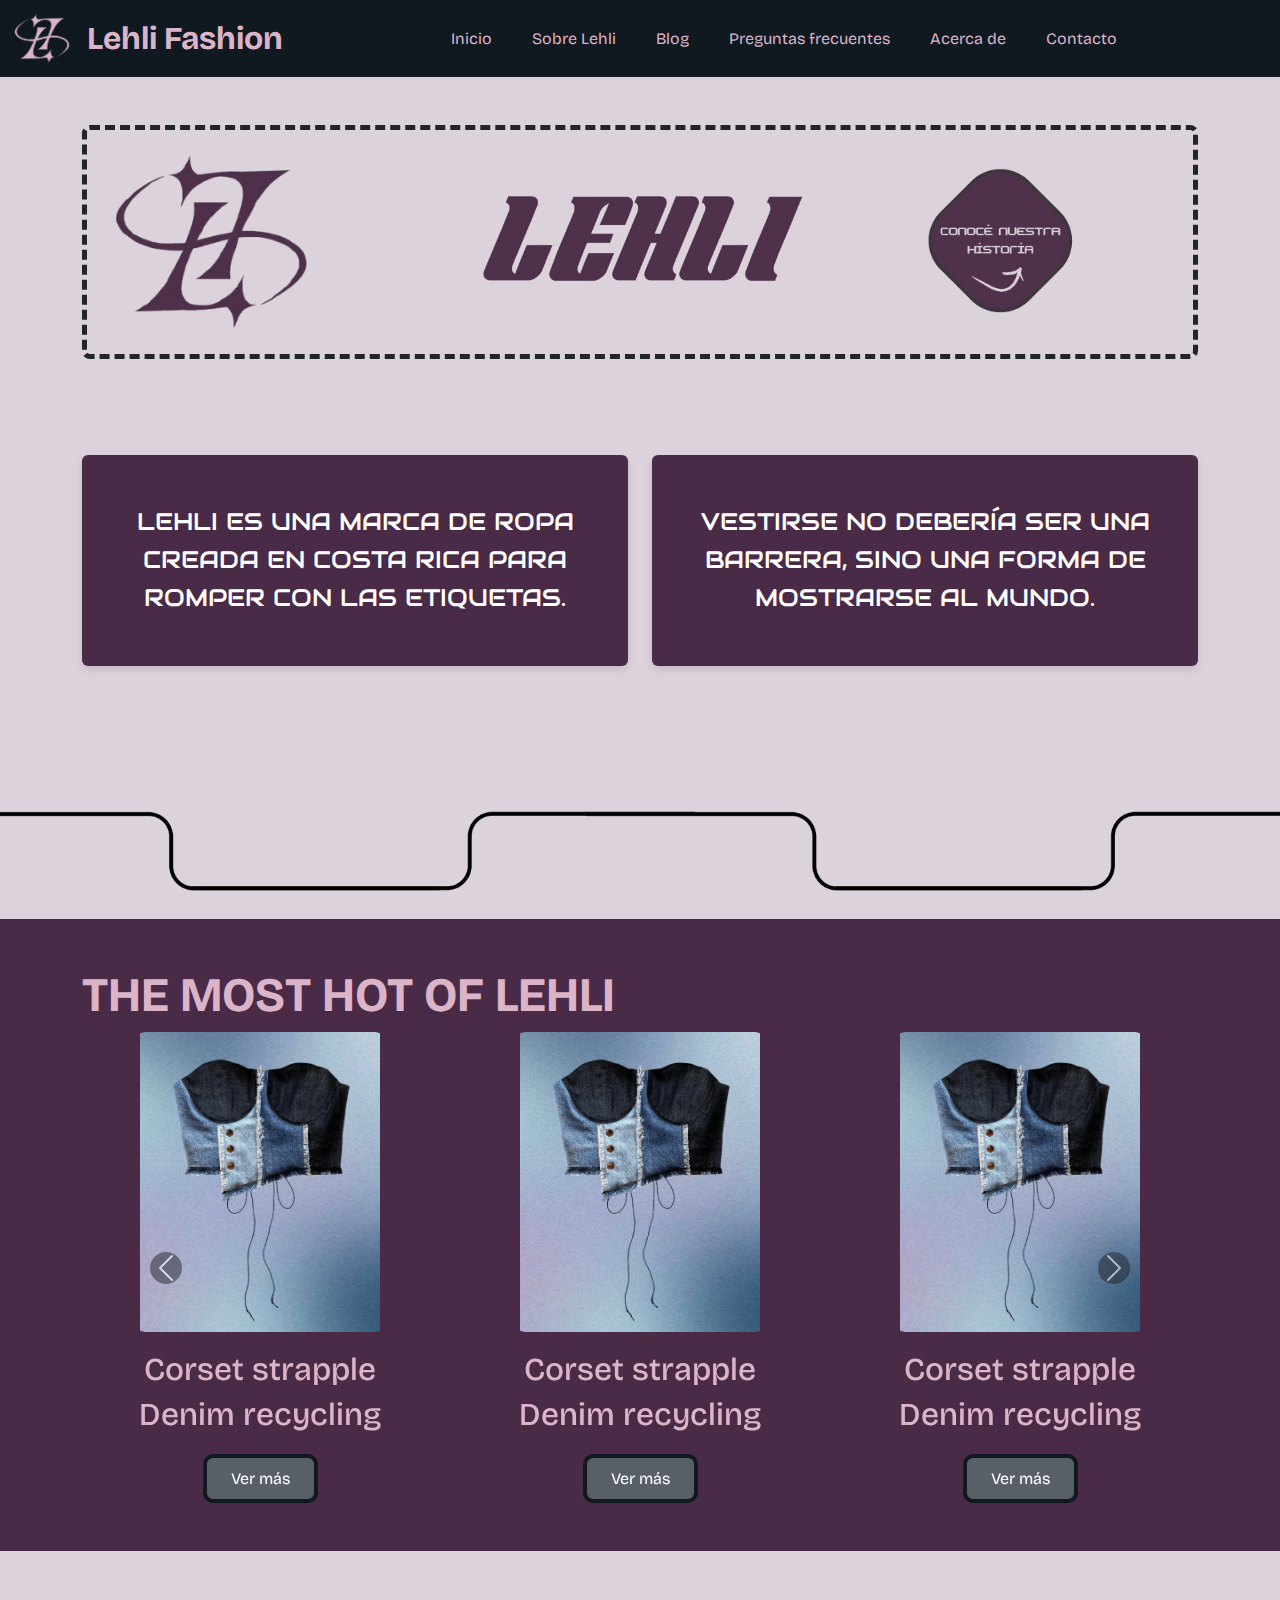
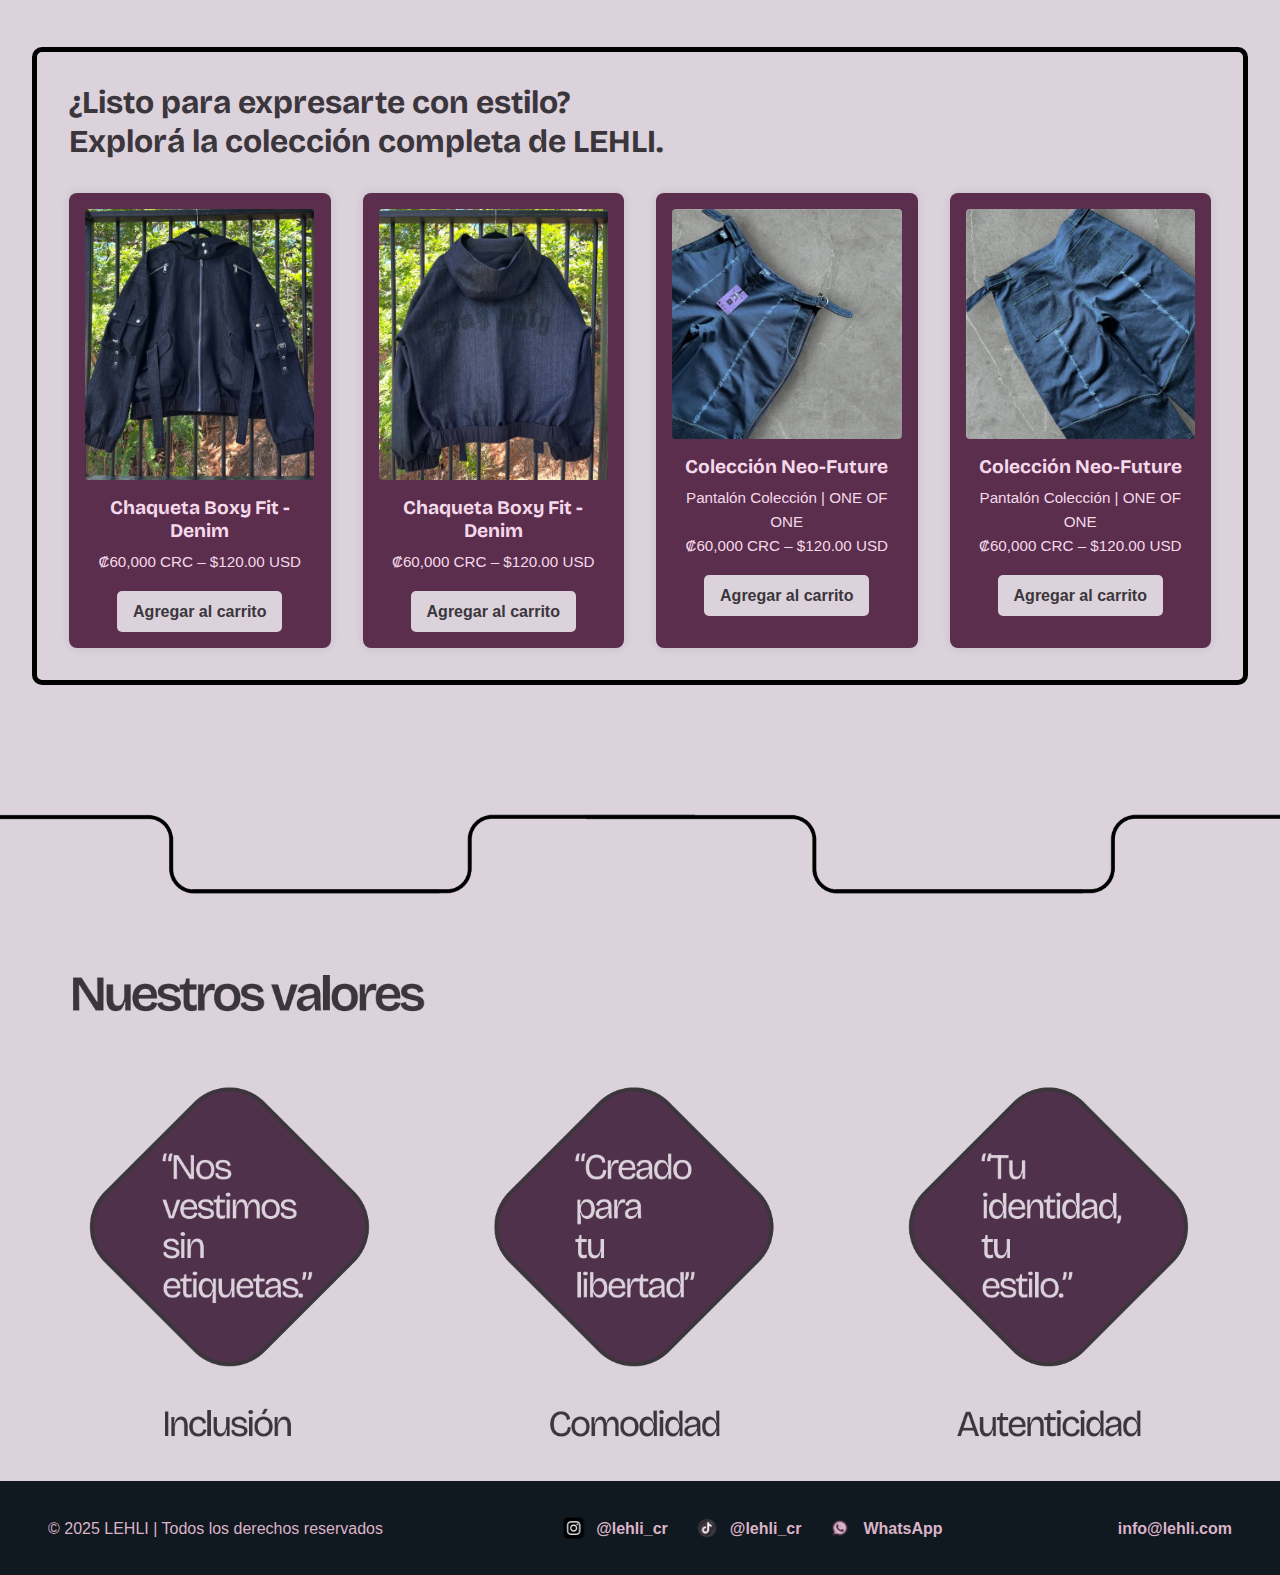
<file: index.html>
<!DOCTYPE html>
<html lang="es">
<head>
  <meta charset="UTF-8">
  <meta name="viewport" content="width=device-width, initial-scale=1.0">
  <title>LEHLI | Marca de Ropa</title>
  <!-- Bootstrap CSS -->
  <link href="https://cdn.jsdelivr.net/npm/bootstrap@5.3.2/dist/css/bootstrap.min.css" rel="stylesheet">

  <!-- Tu CSS personalizado (después para que sobrescriba si es necesario) -->
  <link rel="stylesheet" href="./CSS/estilos.css">  

  <!-- Bootstrap Bundle JS (con Popper incluido) -->
  <script src="https://cdn.jsdelivr.net/npm/bootstrap@5.3.2/dist/js/bootstrap.bundle.min.js"></script>
</head>
<body>




<!-- HEADEEEERR -->
  <nav class="navbar navbar-expand-lg" style="background-color: #101820;">
  <div class="container-fluid">
    <!-- Logo y nombre -->
    <a class="navbar-brand d-flex align-items-center gap-3" href="index.html">
      <img src="img/logoL.png" alt="Logo Lehli" height="50">
      <span class="titulo-sitio">Lehli Fashion</span>
    </a>

    <!-- Botón hamburguesa -->
    <button class="navbar-toggler" type="button" data-bs-toggle="collapse" data-bs-target="#navbarLehli" aria-controls="navbarLehli" aria-expanded="false" aria-label="Toggle navigation">
      <span class="navbar-toggler-icon"></span>
    </button>

    <!-- Menú -->
    <div class="collapse navbar-collapse justify-content-between" id="navbarLehli">
      <ul class="navbar-nav mx-auto mb-2 mb-lg-0 gap-4">
        <li class="nav-item"><a class="nav-link text-light" href="index.html">Inicio</a></li>
        <li class="nav-item"><a class="nav-link text-light" href="nosotros.html">Sobre Lehli</a></li>
        <li class="nav-item"><a class="nav-link text-light" href="blog.html">Blog</a></li>
        <li class="nav-item"><a class="nav-link text-light" href="preguntasFrec.html">Preguntas frecuentes</a></li>
        <li class="nav-item"><a class="nav-link text-light" href="acercade.html">Acerca de</a></li>
        <li class="nav-item"><a class="nav-link text-light" href="contacto.html">Contacto</a></li>

      </ul>
    </div>
  </div>
</nav>





<!-- HEROOOOOOOOOOO -->
  <main>
   <section class="container my-5">
  <div class="border border-dark border-5 border-dashed rounded-3 p-4">
    <div class="row align-items-center justify-content-center text-center text-md-start">

      <!-- Logo izquierda -->
      <div class="col-12 col-md-4 mb-4 mb-md-0">
        <img src="img/LogoL Morado.png" alt="Logo grande LEHLI" class="img-fluid logo-lehli">
      </div>

      <!-- Texto centro -->
      <div class="col-12 col-md-4">
        <img src="img/Lehli.png" alt="Logo tipográfico LEHLI" class="img-fluid mb-2">
      </div>

      <!-- Botón derecha -->
      <div class="col-12 col-md-4 mt-3 mt-md-0 d-flex justify-content-center">
        <a href="nosotros.html">
          <img src="img/btnConoce.png" alt="Botón Conocé nuestra historia" class="img-fluid btn-conoce-img">
        </a>
      </div>

    </div>
  </div>
</section>


<!-- CAJAS CON TEXTOOOOOO -->
<section class="py-5" style="background-color: #dbd2db;">
  <div class="container">
    <div class="row g-4">
      <div class="col-md-6">
        <div class="valor-box p-5 rounded">
          <p class="mb-0 text-center">
           LEHLI ES UNA MARCA DE ROPA CREADA EN COSTA RICA PARA ROMPER CON LAS ETIQUETAS.
          </p>
        </div>
      </div>
      <div class="col-md-6">
        <div class="valor-box p-5 rounded">
          <p class="mb-0 text-center">
          VESTIRSE NO DEBERÍA SER UNA BARRERA, SINO UNA FORMA DE MOSTRARSE AL MUNDO.
          </p>
        </div>
      </div>
    </div>
  </div>
</section>



<!-- LINEA DECORATIVA  -->

<div class="separador-img">
  <img src="img/lineaDeco.png" alt="Separador decorativo">
</div>


<!-- CARRUSEEEEEEEL -->
<section class="py-5" style="background-color: #4a2b47;">
  <div class="container">
<h2 class="titulo-carrusel">THE MOST HOT OF LEHLI</h2>


    <div id="carruselLehli" class="carousel slide" data-bs-ride="carousel">
      <div class="carousel-inner">

        <!-- Primer slide -->
        <div class="carousel-item active">
          <div class="row g-4">
            <div class="col-md-4 text-center">
              <div class="contenedor-img-producto">
  <img src="img/FtCorsetFrente.jpg" alt="Corset 1">
</div>
              <h5 class="producto-titulo mt-3">Corset strapple<br>Denim recycling</h5>
              <button class="btn-ver-mas mt-2">Ver más</button>
            </div>
            <div class="col-md-4 text-center">
              <div class="contenedor-img-producto">
  <img src="img/FtCorsetFrente.jpg" alt="Corset 2">
</div>

              <h5 class="producto-titulo mt-3">Corset strapple<br>Denim recycling</h5>
              <button class="btn-ver-mas mt-2">Ver más</button>
            </div>
            <div class="col-md-4 text-center">
             <div class="contenedor-img-producto">
  <img src="img/FtCorsetFrente.jpg" alt="Corset 3">
</div>

               <h5 class="producto-titulo mt-3">Corset strapple<br>Denim recycling</h5>
              <button class="btn-ver-mas mt-2">Ver más</button>
            </div>
          </div>
        </div>

        <!-- Segundo slide -->
        <div class="carousel-item">
          <div class="row g-4">
            <div class="col-md-4 text-center">
              <div class="contenedor-img-producto">
  <img src="img/FtCorsetFrente.jpg" alt="Corset 4">
</div>

               <h5 class="producto-titulo mt-3">Corset strapple<br>Denim recycling</h5>
              <button class="btn-ver-mas mt-2">Ver más</button>
            </div>
            <div class="col-md-4 text-center">
             <div class="contenedor-img-producto">
  <img src="img/FtCorsetFrente.jpg" alt="Corset 5">
</div>

               <h5 class="producto-titulo mt-3">Corset strapple<br>Denim recycling</h5>
              <button class="btn-ver-mas mt-2">Ver más</button>
            </div>
            <div class="col-md-4 text-center">
              <div class="contenedor-img-producto">
  <img src="img/FtCorsetFrente.jpg" alt="Corset 6">
</div>

               <h5 class="producto-titulo mt-3">Corset strapple<br>Denim recycling</h5>
              <button class="btn-ver-mas mt-2">Ver más</button>
            </div>
          </div>
        </div>

      </div>

      <!-- Controles -->
      <button class="carousel-control-prev" type="button" data-bs-target="#carruselLehli" data-bs-slide="prev">
        <span class="carousel-control-prev-icon bg-dark rounded-circle p-3" aria-hidden="true"></span>
        <span class="visually-hidden">Anterior</span>
      </button>
      <button class="carousel-control-next" type="button" data-bs-target="#carruselLehli" data-bs-slide="next">
        <span class="carousel-control-next-icon bg-dark rounded-circle p-3" aria-hidden="true"></span>
        <span class="visually-hidden">Siguiente</span>
      </button>
    </div>
  </div>
</section>



<!-- PRODUCTOS DESTACADOS  -->


 <section class="destacados">
  <div class="contenedor-productos">
    <h2 class="titulo-seccion">¿Listo para expresarte con estilo?<br>Explorá la colección completa de LEHLI.</h2>

    <div class="grid-productos">
      <!-- Producto 1 -->
      <div class="producto-card">
        <img src="img/SueFront.png" alt="Chaqueta Boxy Fit - Denim">
        <h3>Chaqueta Boxy Fit - Denim</h3>
        <p>₡60,000 CRC – $120.00 USD</p>
        <button>Agregar al carrito</button>
      </div>

      <!-- Producto 2 -->
      <div class="producto-card">
        <img src="img/SueBack.jpg" alt="Chaqueta Boxy Fit - Denim">
        <h3>Chaqueta Boxy Fit - Denim</h3>
        <p>₡60,000 CRC – $120.00 USD</p>
        <button>Agregar al carrito</button>
      </div>

      <!-- Producto 3 -->
      <div class="producto-card">
        <img src="img/PantFront.jpg" alt="Pantalón Colección">
        <h3>Colección Neo-Future</h3>
        <p>Pantalón Colección | ONE OF ONE<br>₡60,000 CRC – $120.00 USD</p>
        <button>Agregar al carrito</button>
      </div>

      <!-- Producto 4 -->
      <div class="producto-card">
        <img src="img/PantBack.jpg" alt="Pantalón Colección">
        <h3>Colección Neo-Future</h3>
        <p>Pantalón Colección | ONE OF ONE<br>₡60,000 CRC – $120.00 USD</p>
        <button>Agregar al carrito</button>
      </div>
    </div>
  </div>
</section>

<!-- LINEA DECORATIVA  -->

<div class="separador-img">
  <img src="img/lineaDeco.png" alt="Separador decorativo">
</div>




<!-- Valores  -->


<section class="valores-img">
  <img src="img/ValoresL.png" alt="Nuestros valores Lehli">
</section>



<footer class="footer-lehli">
  <div class="footer-item">
    <p>© 2025 LEHLI | Todos los derechos reservados</p>
  </div>

  <div class="footer-item redes">
    <a href="https://www.instagram.com/lehli_cr" target="_blank">
      <img src="img/LogoIg.png" alt="Instagram" class="icono-red">
      <span>@lehli_cr</span>
    </a>

    <a href="https://www.tiktok.com/@lehli_cr?_t=ZM-8xZobgqzIdc&_r=1" target="_blank">
      <img src="img/LogoTik.png" alt="TikTok" class="icono-red">
      <span>@lehli_cr</span>
    </a>

    <a href="https://wa.me/86910202" target="_blank">
      <img src="img/LogoWh.png" alt="WhatsApp" class="icono-red">
      <span>WhatsApp</span>
    </a>
  </div>

  <div class="footer-item">
    <a href="mailto:info@lehli.com" class="correo-footer">info@lehli.com</a>
  </div>
</footer>

</body>
</html>
</file>
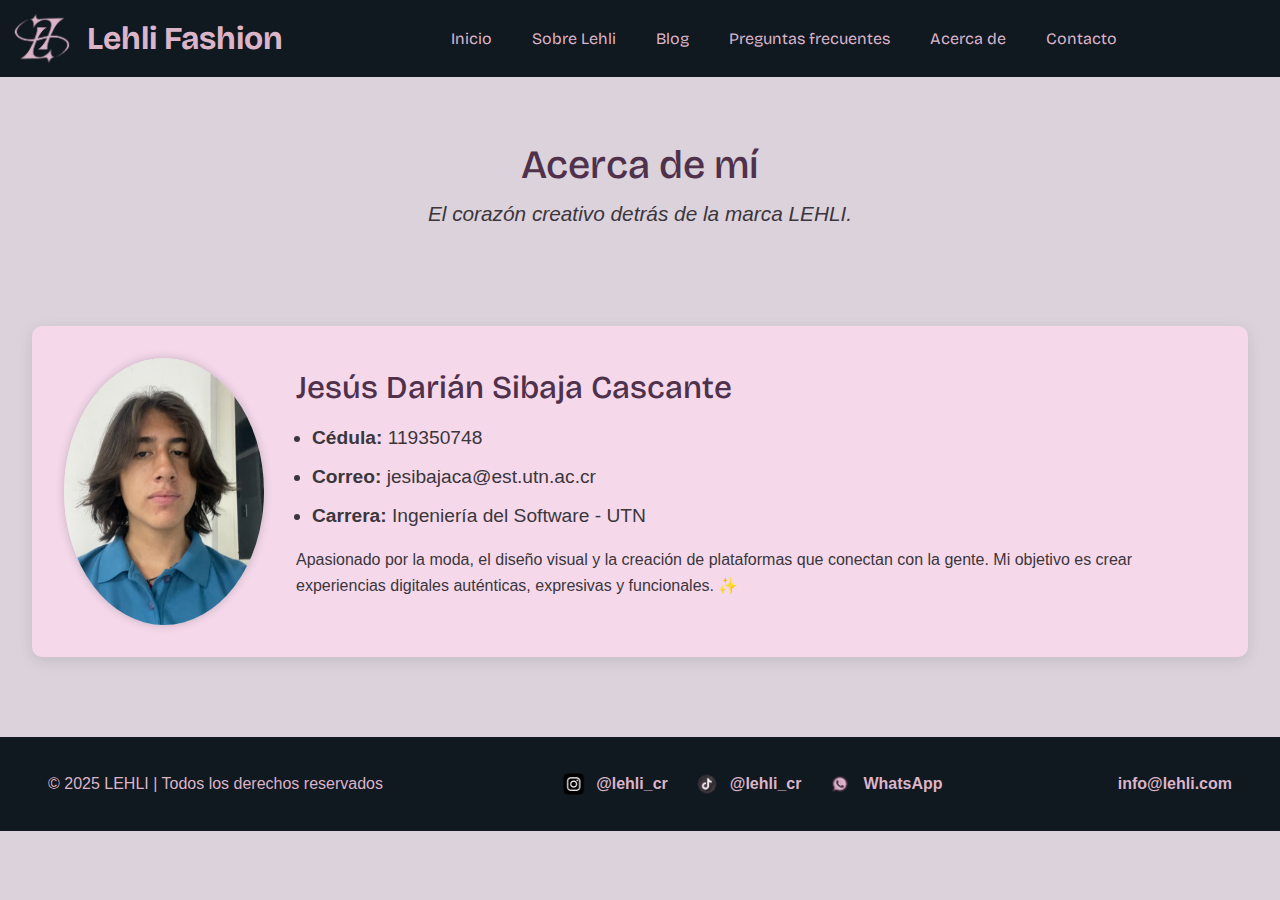
<file: acercade.html>
<!DOCTYPE html>
<html lang="es">
<head>
  <meta charset="UTF-8">
  <meta name="viewport" content="width=device-width, initial-scale=1.0">
  <title>LEHLI | Marca de Ropa</title>
  <!-- Bootstrap CSS -->
  <link href="https://cdn.jsdelivr.net/npm/bootstrap@5.3.2/dist/css/bootstrap.min.css" rel="stylesheet">

  <!-- Tu CSS personalizado (después para que sobrescriba si es necesario) -->
  <link rel="stylesheet" href="./CSS/estilos.css">  

  <!-- Bootstrap Bundle JS (con Popper incluido) -->
  <script src="https://cdn.jsdelivr.net/npm/bootstrap@5.3.2/dist/js/bootstrap.bundle.min.js"></script>
</head>
<body>

<!-- HEADEEEERR -->
  <nav class="navbar navbar-expand-lg" style="background-color: #101820;">
  <div class="container-fluid">
    <!-- Logo y nombre -->
    <a class="navbar-brand d-flex align-items-center gap-3" href="index.html">
      <img src="img/logoL.png" alt="Logo Lehli" height="50">
      <span class="titulo-sitio">Lehli Fashion</span>
    </a>

    <!-- Botón hamburguesa -->
    <button class="navbar-toggler" type="button" data-bs-toggle="collapse" data-bs-target="#navbarLehli" aria-controls="navbarLehli" aria-expanded="false" aria-label="Toggle navigation">
      <span class="navbar-toggler-icon"></span>
    </button>

    <!-- Menú -->
    <div class="collapse navbar-collapse justify-content-between" id="navbarLehli">
      <ul class="navbar-nav mx-auto mb-2 mb-lg-0 gap-4">
        <li class="nav-item"><a class="nav-link text-light" href="index.html">Inicio</a></li>
        <li class="nav-item"><a class="nav-link text-light" href="nosotros.html">Sobre Lehli</a></li>
        <li class="nav-item"><a class="nav-link text-light" href="blog.html">Blog</a></li>
        <li class="nav-item"><a class="nav-link text-light" href="preguntasFrec.html">Preguntas frecuentes</a></li>
        <li class="nav-item"><a class="nav-link text-light" href="acercade.html">Acerca de</a></li>
        <li class="nav-item"><a class="nav-link text-light" href="contacto.html">Contacto</a></li>

      </ul>
    </div>
  </div>
</nav>



  <main class="acerca-main">

    <section class="acerca-intro">
      <h1>Acerca de mí</h1>
      <p>El corazón creativo detrás de la marca LEHLI.</p>
    </section>

    <section class="acerca-datos">
      <div class="foto">
        <img src="img/ImagenAcercaDe.jpg" alt="Fotografía del autor del sitio" />
      </div>
      <div class="info">
        <h2>Jesús Darián Sibaja Cascante</h2>
        <ul>
          <li><strong>Cédula:</strong> 119350748</li>
          <li><strong>Correo:</strong> jesibajaca@est.utn.ac.cr</li>
          <li><strong>Carrera:</strong> Ingeniería del Software - UTN</li>
        </ul>
        <p>Apasionado por la moda, el diseño visual y la creación de plataformas que conectan con la gente. Mi objetivo es crear experiencias digitales auténticas, expresivas y funcionales. ✨</p>
      </div>
    </section>

  </main>


  
  <footer class="footer-lehli">
    <div class="footer-item">
      <p>© 2025 LEHLI | Todos los derechos reservados</p>
    </div>

    <div class="footer-item redes">
      <a href="https://www.instagram.com/lehli_cr" target="_blank">
        <img src="img/LogoIg.png" alt="Instagram" class="icono-red">
        <span>@lehli_cr</span>
      </a>
      <a href="https://www.tiktok.com/@lehli_cr" target="_blank">
        <img src="img/LogoTik.png" alt="TikTok" class="icono-red">
        <span>@lehli_cr</span>
      </a>
      <a href="https://wa.me/86910202" target="_blank">
        <img src="img/LogoWh.png" alt="WhatsApp" class="icono-red">
        <span>WhatsApp</span>
      </a>
    </div>

    <div class="footer-item">
      <a href="mailto:info@lehli.com" class="correo-footer">info@lehli.com</a>
    </div>
  </footer>

</body>
</html>
</file>
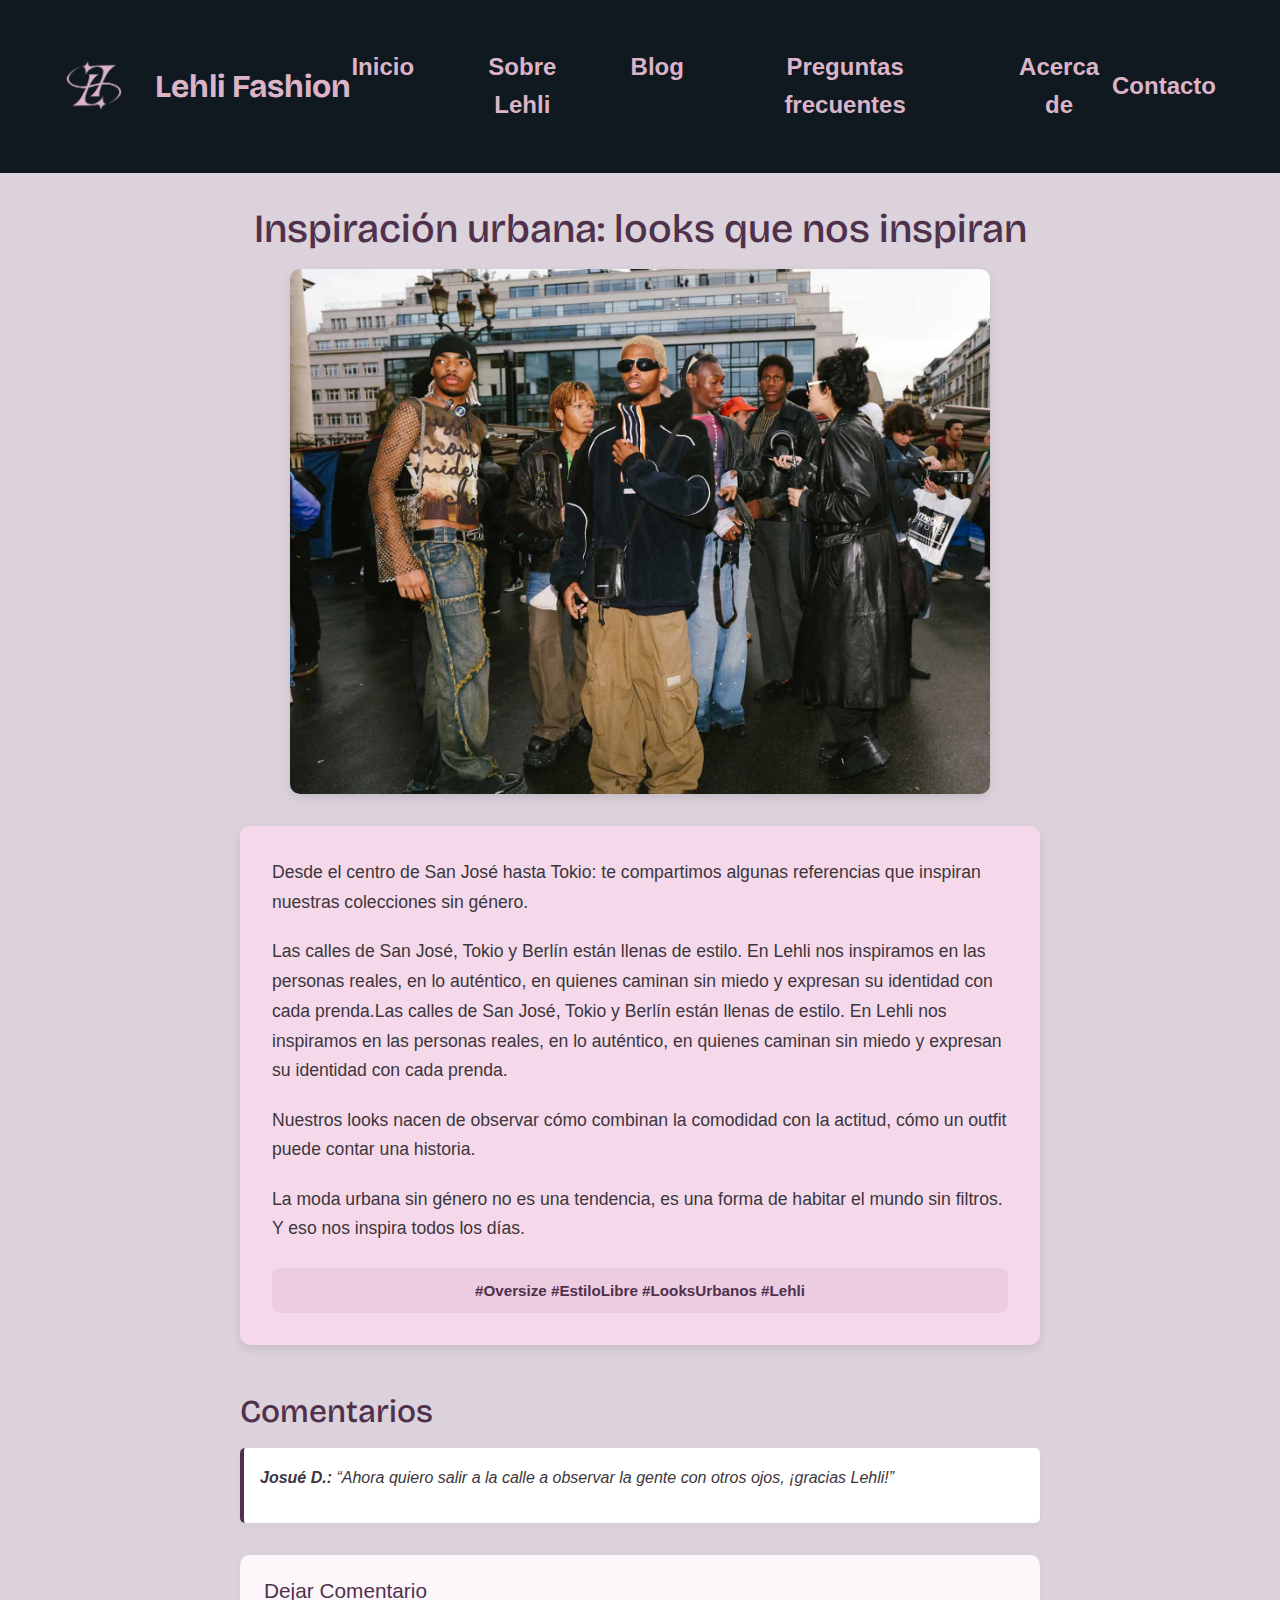
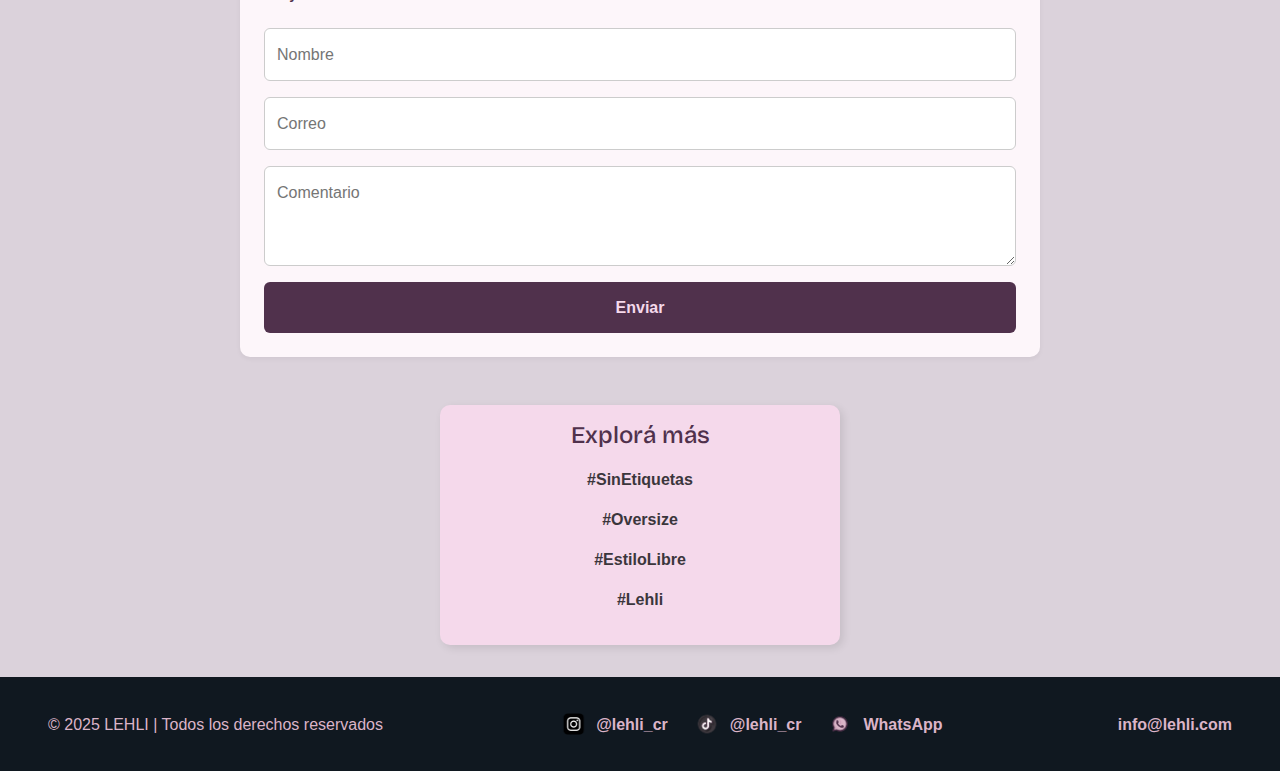
<file: blog1.html>
<!DOCTYPE html>
<html lang="es">
<head>
  <meta charset="UTF-8">
  <meta name="viewport" content="width=device-width, initial-scale=1.0">
  <title>LEHLI | Marca de Ropa</title>
  <!-- Bootstrap CSS -->
  <link href="https://cdn.jsdelivr.net/npm/bootstrap@5.3.2/dist/css/bootstrap.min.css" rel="stylesheet">

  <!-- Tu CSS personalizado (después para que sobrescriba si es necesario) -->
  <link rel="stylesheet" href="./CSS/estilos.css">  

  <!-- Bootstrap Bundle JS (con Popper incluido) -->
  <script src="https://cdn.jsdelivr.net/npm/bootstrap@5.3.2/dist/js/bootstrap.bundle.min.js"></script>
</head>
<body>

 <header>
    <div class="logo-texto">
      <img src="img/logoL.png" alt="Logo Lehli">
      <span class="titulo-sitio">Lehli Fashion</span>
    </div>

    <nav class="nav-centro">
      <ul class="menu-centro">
        <li><a href="index.html">Inicio</a></li>
        <li><a href="nosotros.html">Sobre Lehli</a></li>
        <li><a href="blog.html">Blog</a></li>
        <li><a href="preguntasFrec.html">Preguntas frecuentes</a></li>
        <li><a href="acercade.html">Acerca de</a></li>
      </ul>
    </nav>

    <div class="nav-derecha">
      <a href="contacto.html" class="contacto-link">Contacto</a>
    </div>
  </header>

  <main class="blog-detalle">
    <section class="blog-header">
      <h1>Inspiración urbana: looks que nos inspiran</h1>
      <img src="img/BlogUrbano.png" alt="Looks urbanos sin etiquetas">
    </section>

    <article class="blog-contenido">
      <p>Desde el centro de San José hasta Tokio: te compartimos algunas referencias que inspiran nuestras colecciones sin género.</p>
      <p>Las calles de San José, Tokio y Berlín están llenas de estilo. En Lehli nos inspiramos en las personas reales, en lo auténtico, en quienes caminan sin miedo y expresan su identidad con cada prenda.Las calles de San José, Tokio y Berlín están llenas de estilo. En Lehli nos inspiramos en las personas reales, en lo auténtico, en quienes caminan sin miedo y expresan su identidad con cada prenda.</p>
      <p>Nuestros looks nacen de observar cómo combinan la comodidad con la actitud, cómo un outfit puede contar una historia.</p>
      <p>La moda urbana sin género no es una tendencia, es una forma de habitar el mundo sin filtros. Y eso nos inspira todos los días.</p>

      <div class="hashtags">
        #Oversize #EstiloLibre #LooksUrbanos #Lehli
      </div>
    </article>

    <section class="comentarios">
      <h2>Comentarios</h2>
      <div class="comentario">
        <p><strong>Josué D.:</strong> “Ahora quiero salir a la calle a observar la gente con otros ojos, ¡gracias Lehli!”</p>
      </div>

      <form class="formulario-comentario">
        <h3>Dejar Comentario</h3>
        <input type="text" placeholder="Nombre" required />
        <input type="email" placeholder="Correo" required />
        <textarea placeholder="Comentario" required></textarea>
        <button type="submit">Enviar</button>
      </form>
    </section>


<aside class="barra-blog">
  <h3>Explorá más</h3>
  <ul>
    <li><a href="blog1.html">#SinEtiquetas</a></li>
    <li><a href="blog2.html">#Oversize</a></li>
    <li><a href="blog4.html">#EstiloLibre</a></li>
    <li><a href="blog3.html">#Lehli</a></li>
  </ul>
</aside>

  </main>






  <footer class="footer-lehli">
    <div class="footer-item">
      <p>© 2025 LEHLI | Todos los derechos reservados</p>
    </div>
    <div class="footer-item redes">
      <a href="https://www.instagram.com/lehli_cr" target="_blank">
        <img src="img/LogoIg.png" alt="Instagram" class="icono-red">
        <span>@lehli_cr</span>
      </a>
      <a href="https://www.tiktok.com/@lehli_cr" target="_blank">
        <img src="img/LogoTik.png" alt="TikTok" class="icono-red">
        <span>@lehli_cr</span>
      </a>
      <a href="https://wa.me/86910202" target="_blank">
        <img src="img/LogoWh.png" alt="WhatsApp" class="icono-red">
        <span>WhatsApp</span>
      </a>
    </div>
    <div class="footer-item">
      <a href="mailto:info@lehli.com" class="correo-footer">info@lehli.com</a>
    </div>
  </footer>

</body>
</html>
</file>
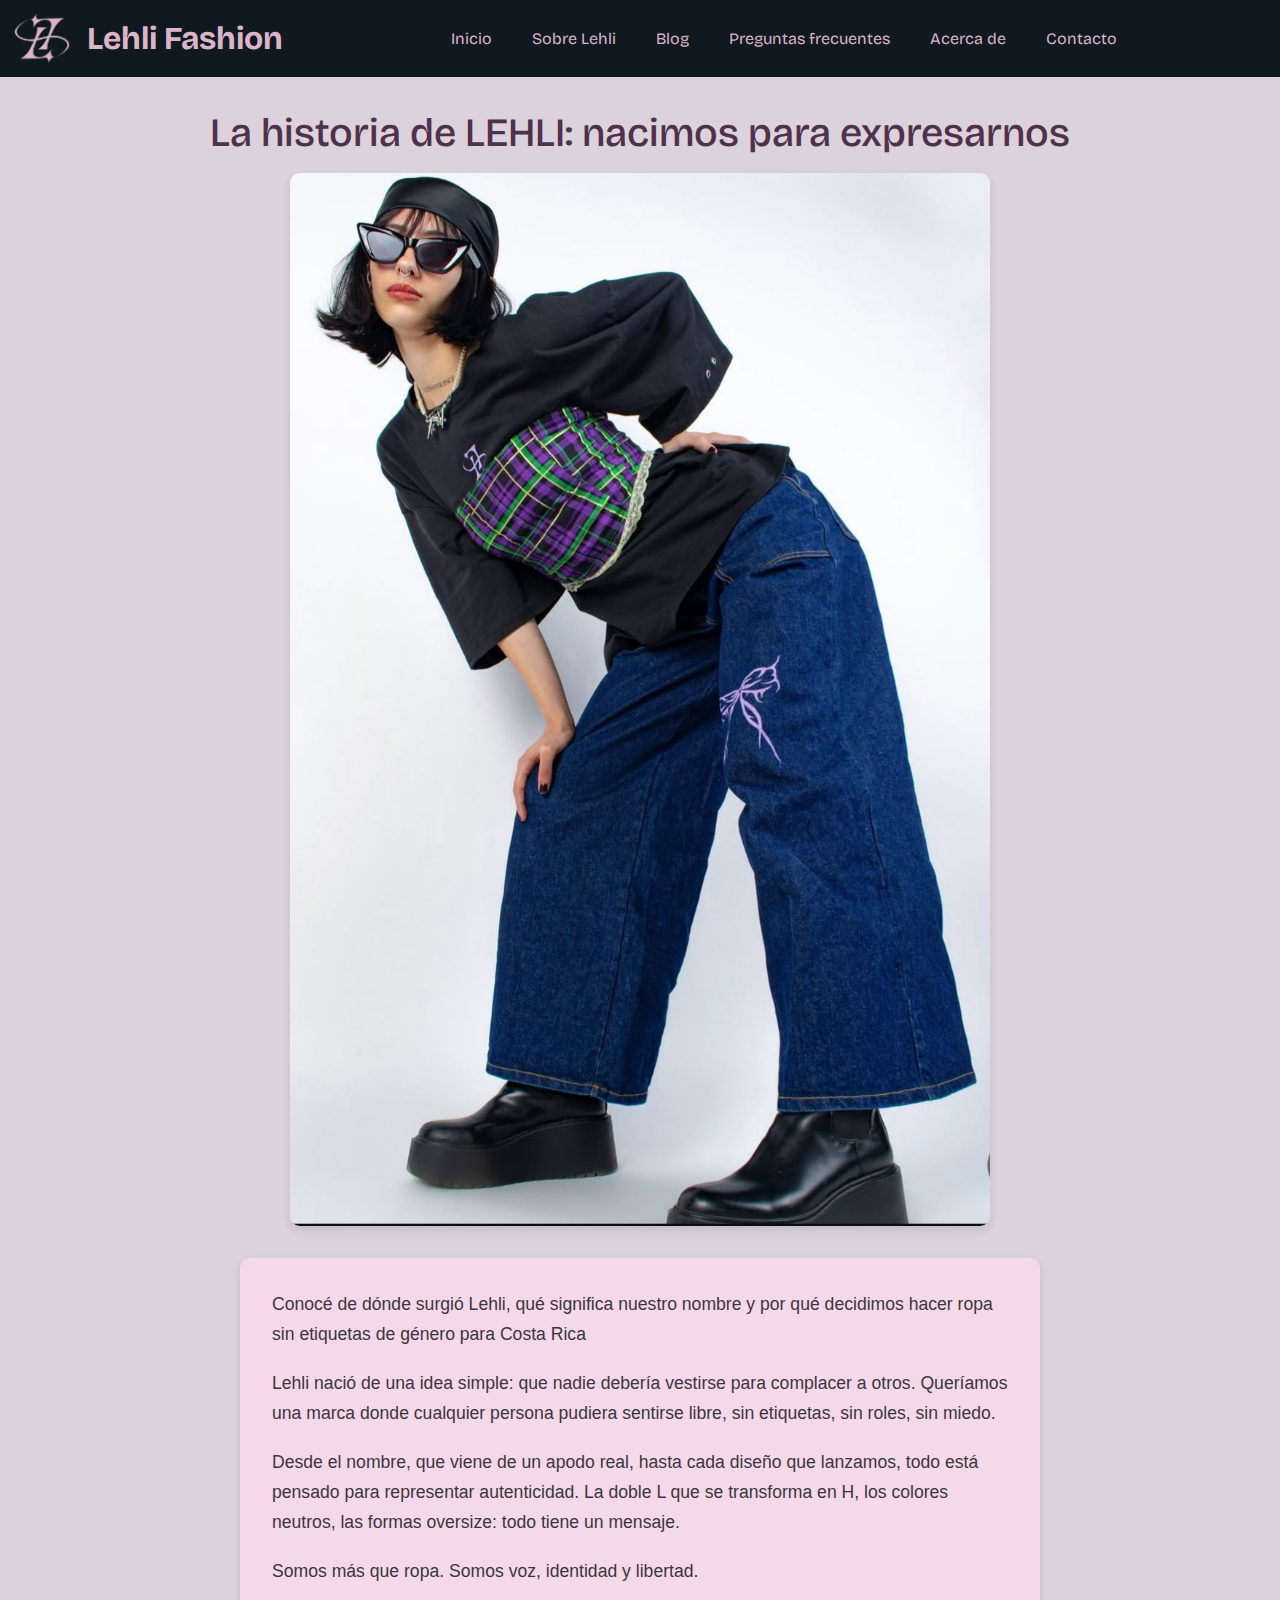
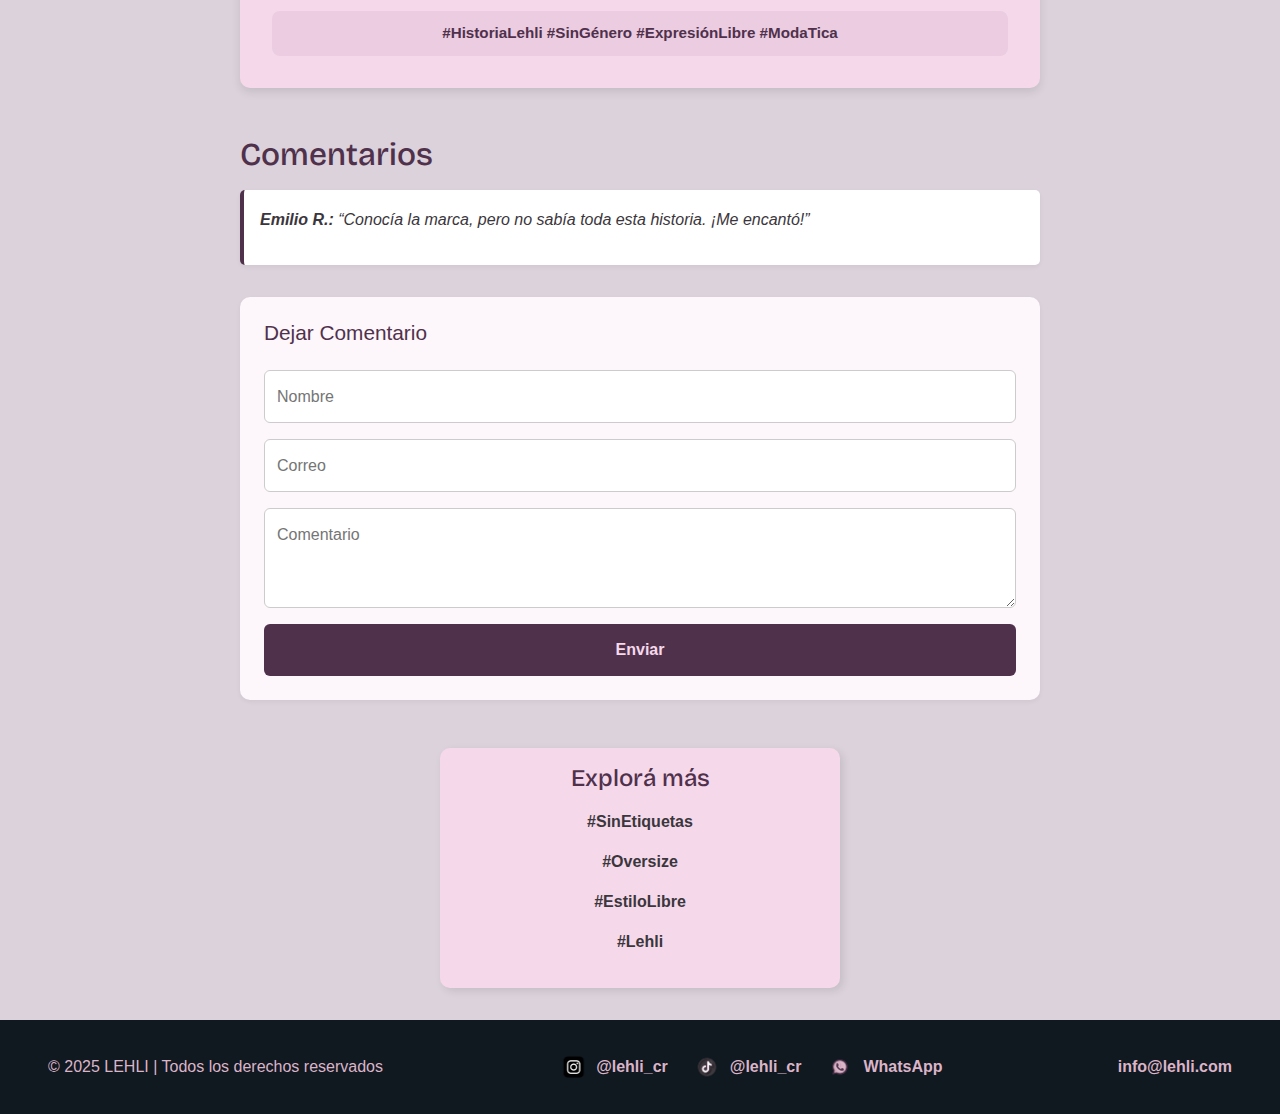
<file: blog3.html>
<!DOCTYPE html>
<html lang="es">
<head>
  <meta charset="UTF-8">
  <meta name="viewport" content="width=device-width, initial-scale=1.0">
  <title>LEHLI | Marca de Ropa</title>
  <!-- Bootstrap CSS -->
  <link href="https://cdn.jsdelivr.net/npm/bootstrap@5.3.2/dist/css/bootstrap.min.css" rel="stylesheet">

  <!-- Tu CSS personalizado (después para que sobrescriba si es necesario) -->
  <link rel="stylesheet" href="./CSS/estilos.css">  

  <!-- Bootstrap Bundle JS (con Popper incluido) -->
  <script src="https://cdn.jsdelivr.net/npm/bootstrap@5.3.2/dist/js/bootstrap.bundle.min.js"></script>
</head>
<body>

 
<!-- HEADEEEERR -->
  <nav class="navbar navbar-expand-lg" style="background-color: #101820;">
  <div class="container-fluid">
    <!-- Logo y nombre -->
    <a class="navbar-brand d-flex align-items-center gap-3" href="index.html">
      <img src="img/logoL.png" alt="Logo Lehli" height="50">
      <span class="titulo-sitio">Lehli Fashion</span>
    </a>

    <!-- Botón hamburguesa -->
    <button class="navbar-toggler" type="button" data-bs-toggle="collapse" data-bs-target="#navbarLehli" aria-controls="navbarLehli" aria-expanded="false" aria-label="Toggle navigation">
      <span class="navbar-toggler-icon"></span>
    </button>

    <!-- Menú -->
    <div class="collapse navbar-collapse justify-content-between" id="navbarLehli">
      <ul class="navbar-nav mx-auto mb-2 mb-lg-0 gap-4">
        <li class="nav-item"><a class="nav-link text-light" href="index.html">Inicio</a></li>
        <li class="nav-item"><a class="nav-link text-light" href="nosotros.html">Sobre Lehli</a></li>
        <li class="nav-item"><a class="nav-link text-light" href="blog.html">Blog</a></li>
        <li class="nav-item"><a class="nav-link text-light" href="preguntasFrec.html">Preguntas frecuentes</a></li>
        <li class="nav-item"><a class="nav-link text-light" href="acercade.html">Acerca de</a></li>
        <li class="nav-item"><a class="nav-link text-light" href="contacto.html">Contacto</a></li>

      </ul>
    </div>
  </div>
</nav>




  <main class="blog-detalle">
    <section class="blog-header">
      <h1>La historia de LEHLI: nacimos para expresarnos</h1>
      <img src="img/BlogL.jpg" alt="Historia de la marca LEHLI">
    </section>

    <article class="blog-contenido">
        <p>Conocé de dónde surgió Lehli, qué significa nuestro nombre y por qué decidimos hacer ropa sin etiquetas de género para Costa Rica</p>
<p>Lehli nació de una idea simple: que nadie debería vestirse para complacer a otros. Queríamos una marca donde cualquier persona pudiera sentirse libre, sin etiquetas, sin roles, sin miedo.</p>
<p>Desde el nombre, que viene de un apodo real, hasta cada diseño que lanzamos, todo está pensado para representar autenticidad. La doble L que se transforma en H, los colores neutros, las formas oversize: todo tiene un mensaje.</p>
<p>Somos más que ropa. Somos voz, identidad y libertad.</p>
      <div class="hashtags">
        #HistoriaLehli #SinGénero #ExpresiónLibre #ModaTica
      </div>
    </article>

    <section class="comentarios">
      <h2>Comentarios</h2>
      <div class="comentario">
        <p><strong>Emilio R.:</strong> “Conocía la marca, pero no sabía toda esta historia. ¡Me encantó!”</p>
      </div>

      <form class="formulario-comentario">
        <h3>Dejar Comentario</h3>
        <input type="text" placeholder="Nombre" required />
        <input type="email" placeholder="Correo" required />
        <textarea placeholder="Comentario" required></textarea>
        <button type="submit">Enviar</button>
      </form>
    </section>

    <aside class="barra-blog">
  <h3>Explorá más</h3>
  <ul>
    <li><a href="blog1.html">#SinEtiquetas</a></li>
    <li><a href="blog2.html">#Oversize</a></li>
    <li><a href="blog4.html">#EstiloLibre</a></li>
    <li><a href="blog3.html">#Lehli</a></li>
  </ul>
</aside>



  </main>

  <footer class="footer-lehli">
    <div class="footer-item">
      <p>© 2025 LEHLI | Todos los derechos reservados</p>
    </div>
    <div class="footer-item redes">
      <a href="https://www.instagram.com/lehli_cr" target="_blank">
        <img src="img/LogoIg.png" alt="Instagram" class="icono-red">
        <span>@lehli_cr</span>
      </a>
      <a href="https://www.tiktok.com/@lehli_cr" target="_blank">
        <img src="img/LogoTik.png" alt="TikTok" class="icono-red">
        <span>@lehli_cr</span>
      </a>
      <a href="https://wa.me/86910202" target="_blank">
        <img src="img/LogoWh.png" alt="WhatsApp" class="icono-red">
        <span>WhatsApp</span>
      </a>
    </div>
    <div class="footer-item">
      <a href="mailto:info@lehli.com" class="correo-footer">info@lehli.com</a>
    </div>
  </footer>
</body>
</html>
</file>
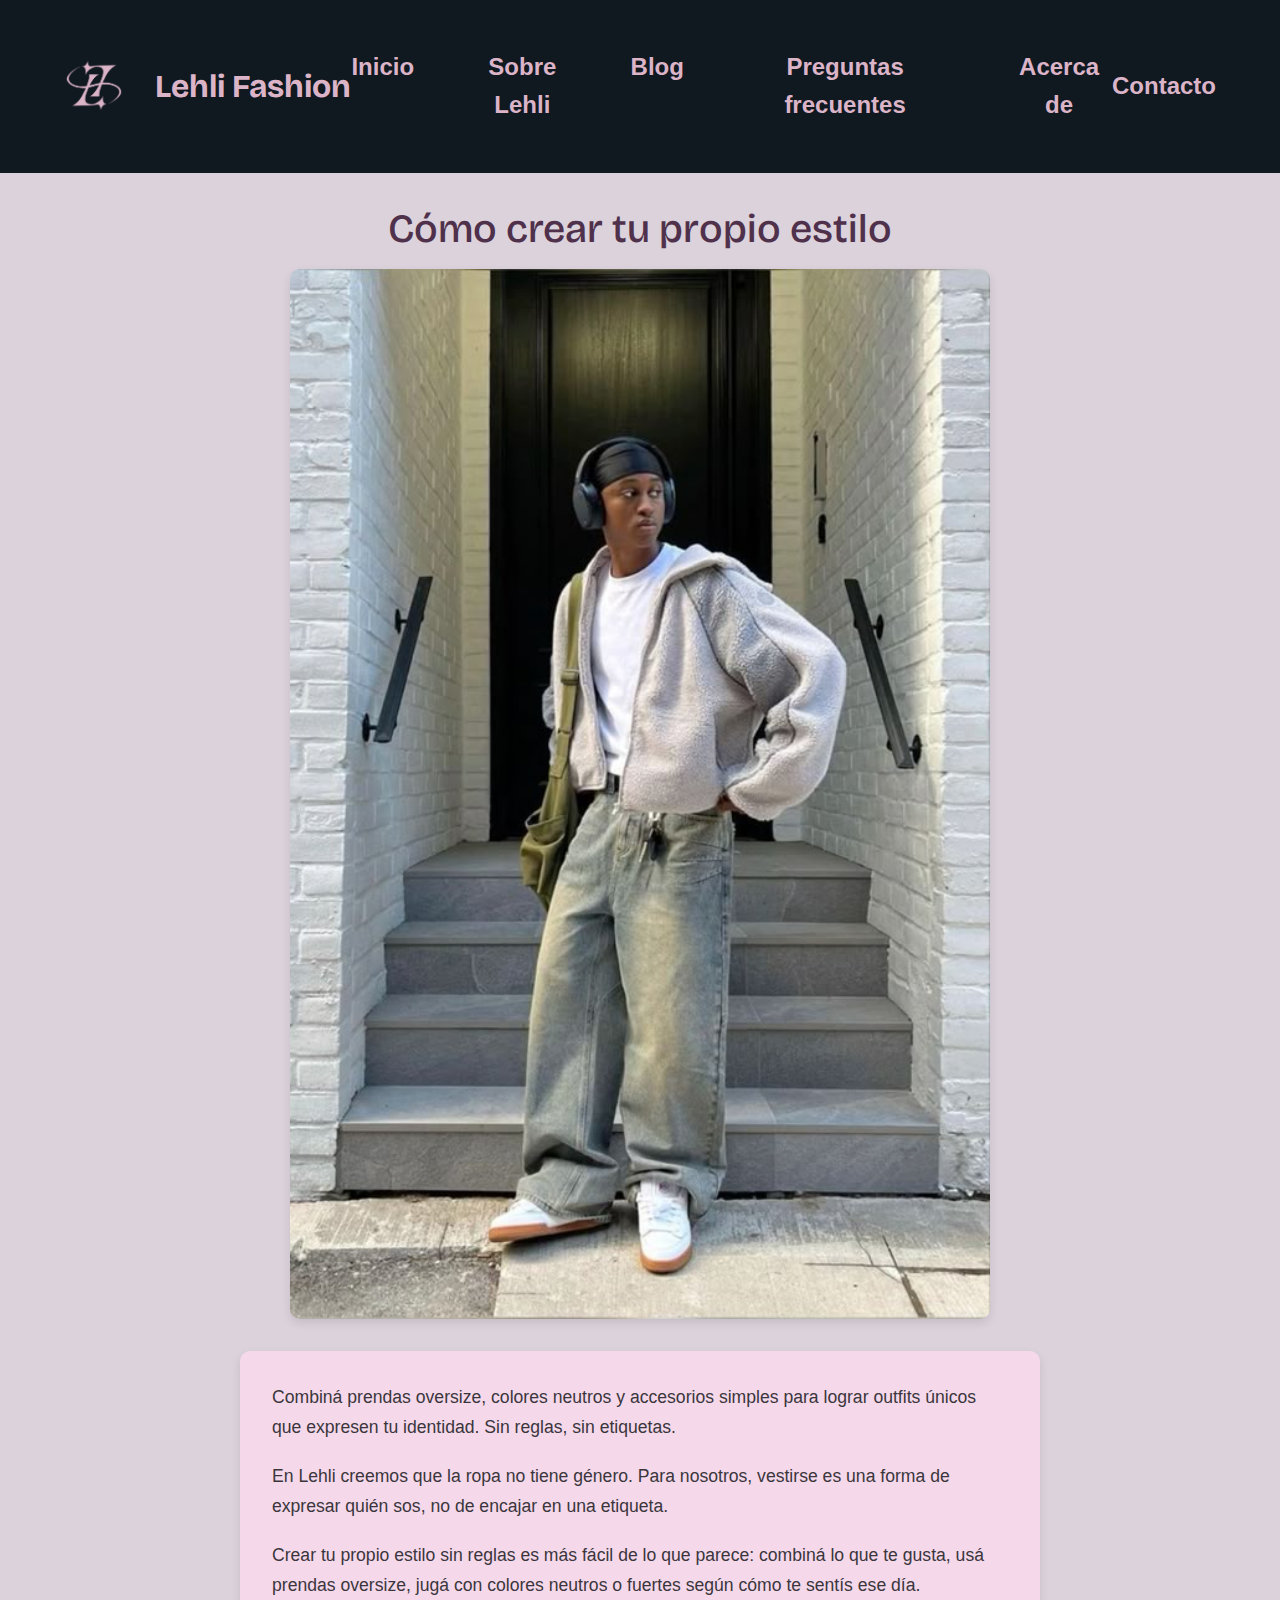
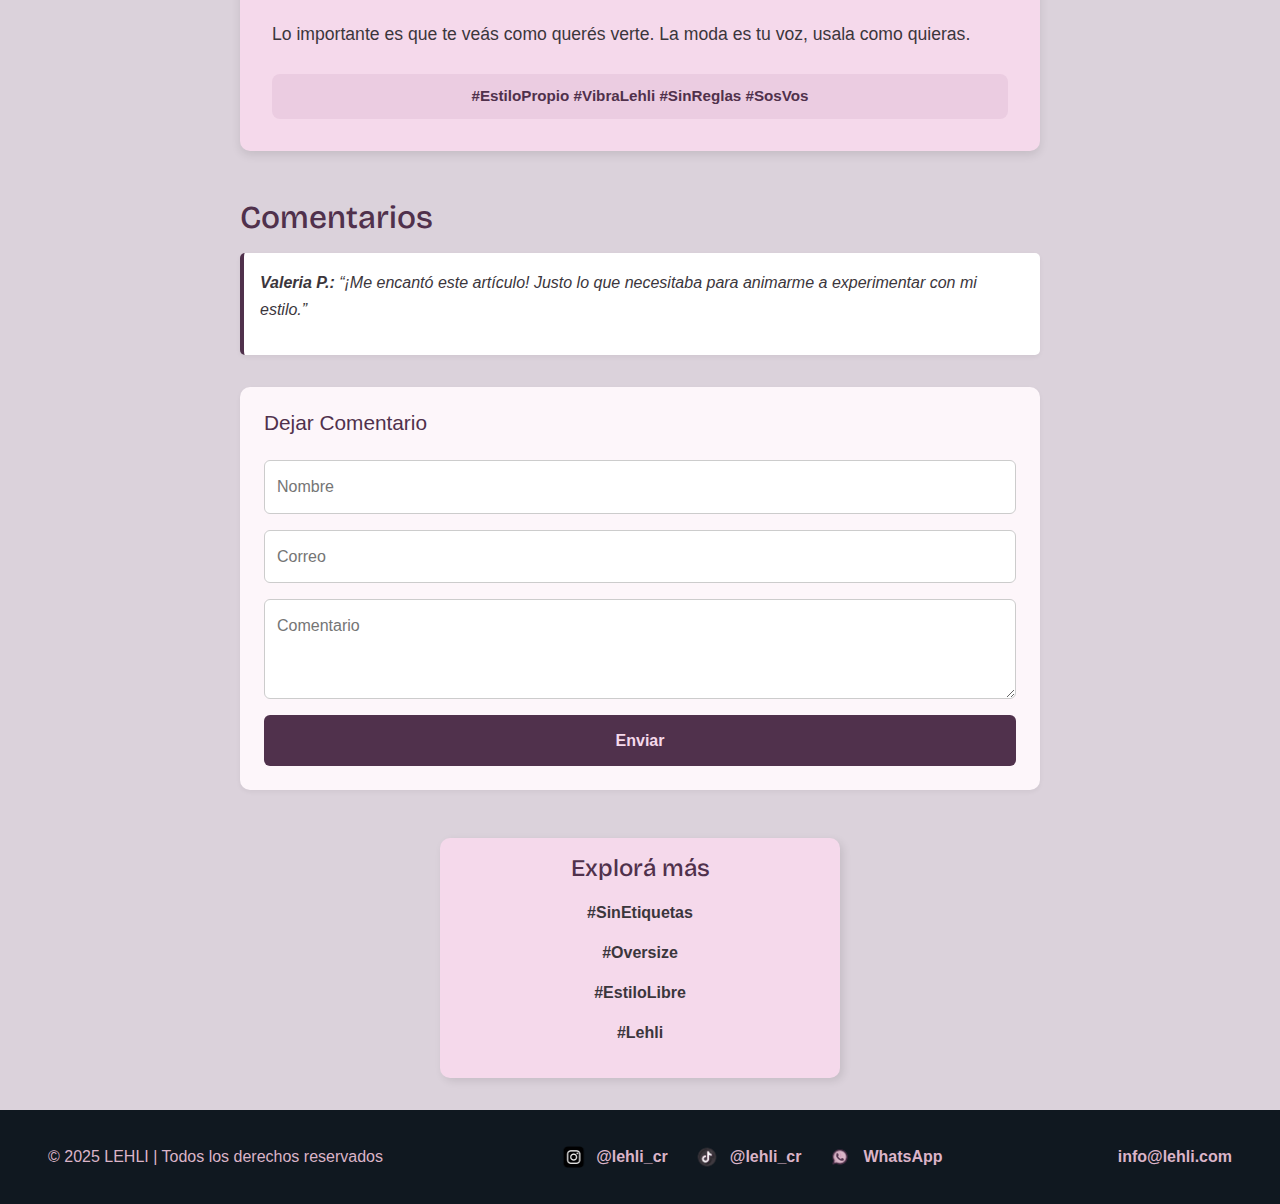
<file: blog4.html>
<!DOCTYPE html>
<html lang="es">
<head>
  <meta charset="UTF-8">
  <meta name="viewport" content="width=device-width, initial-scale=1.0">
  <title>LEHLI | Marca de Ropa</title>
  <!-- Bootstrap CSS -->
  <link href="https://cdn.jsdelivr.net/npm/bootstrap@5.3.2/dist/css/bootstrap.min.css" rel="stylesheet">

  <!-- Tu CSS personalizado (después para que sobrescriba si es necesario) -->
  <link rel="stylesheet" href="./CSS/estilos.css">  

  <!-- Bootstrap Bundle JS (con Popper incluido) -->
  <script src="https://cdn.jsdelivr.net/npm/bootstrap@5.3.2/dist/js/bootstrap.bundle.min.js"></script>
</head>
<body>

  <header>
    <div class="logo-texto">
      <img src="img/logoL.png" alt="Logo Lehli">
      <span class="titulo-sitio">Lehli Fashion</span>
    </div>

    <nav class="nav-centro">
      <ul class="menu-centro">
        <li><a href="index.html">Inicio</a></li>
        <li><a href="nosotros.html">Sobre Lehli</a></li>
        <li><a href="blog.html">Blog</a></li>
        <li><a href="preguntasFrec.html">Preguntas frecuentes</a></li>
        <li><a href="acercade.html">Acerca de</a></li>
      </ul>
    </nav>

    <div class="nav-derecha">
      <a href="contacto.html" class="contacto-link">Contacto</a>
    </div>
  </header>

  <main class="blog-detalle">
    <section class="blog-header">
      <h1>Cómo crear tu propio estilo</h1>
      <img src="img/BlogStyle.png" alt="Crea tu estilo libremente">
    </section>

    <article class="blog-contenido">
<p>Combiná prendas oversize, colores neutros y accesorios simples para lograr outfits únicos que expresen tu identidad. Sin reglas, sin etiquetas.</p>     
 <p>En Lehli creemos que la ropa no tiene género. Para nosotros, vestirse es una forma de expresar quién sos, no de encajar en una etiqueta.</p>
    <p>Crear tu propio estilo sin reglas es más fácil de lo que parece: combiná lo que te gusta, usá prendas oversize, jugá con colores neutros o fuertes según cómo te sentís ese día.</p>
 <p>Lo importante es que te veás como querés verte. La moda es tu voz, usala como quieras.</p>
 
 <div class="hashtags">
        #EstiloPropio #VibraLehli #SinReglas #SosVos
      </div>
    </article>

    <section class="comentarios">
      <h2>Comentarios</h2>
      <div class="comentario">
        <p><strong>Valeria P.:</strong> “¡Me encantó este artículo! Justo lo que necesitaba para animarme a experimentar con mi estilo.”</p>
      </div>

      <form class="formulario-comentario">
        <h3>Dejar Comentario</h3>
        <input type="text" placeholder="Nombre" required />
        <input type="email" placeholder="Correo" required />
        <textarea placeholder="Comentario" required></textarea>
        <button type="submit">Enviar</button>
      </form>
    </section>

    <aside class="barra-blog">
  <h3>Explorá más</h3>
  <ul>
    <li><a href="blog1.html">#SinEtiquetas</a></li>
    <li><a href="blog2.html">#Oversize</a></li>
    <li><a href="blog4.html">#EstiloLibre</a></li>
    <li><a href="blog3.html">#Lehli</a></li>
  </ul>
</aside>
  </main>

<footer class="footer-lehli">
    <div class="footer-item">
      <p>© 2025 LEHLI | Todos los derechos reservados</p>
    </div>
    <div class="footer-item redes">
      <a href="https://www.instagram.com/lehli_cr" target="_blank">
        <img src="img/LogoIg.png" alt="Instagram" class="icono-red">
        <span>@lehli_cr</span>
      </a>
      <a href="https://www.tiktok.com/@lehli_cr" target="_blank">
        <img src="img/LogoTik.png" alt="TikTok" class="icono-red">
        <span>@lehli_cr</span>
      </a>
      <a href="https://wa.me/86910202" target="_blank">
        <img src="img/LogoWh.png" alt="WhatsApp" class="icono-red">
        <span>WhatsApp</span>
      </a>
    </div>
    <div class="footer-item">
      <a href="mailto:info@lehli.com" class="correo-footer">info@lehli.com</a>
    </div>
  </footer>
</body>
</html>
</file>
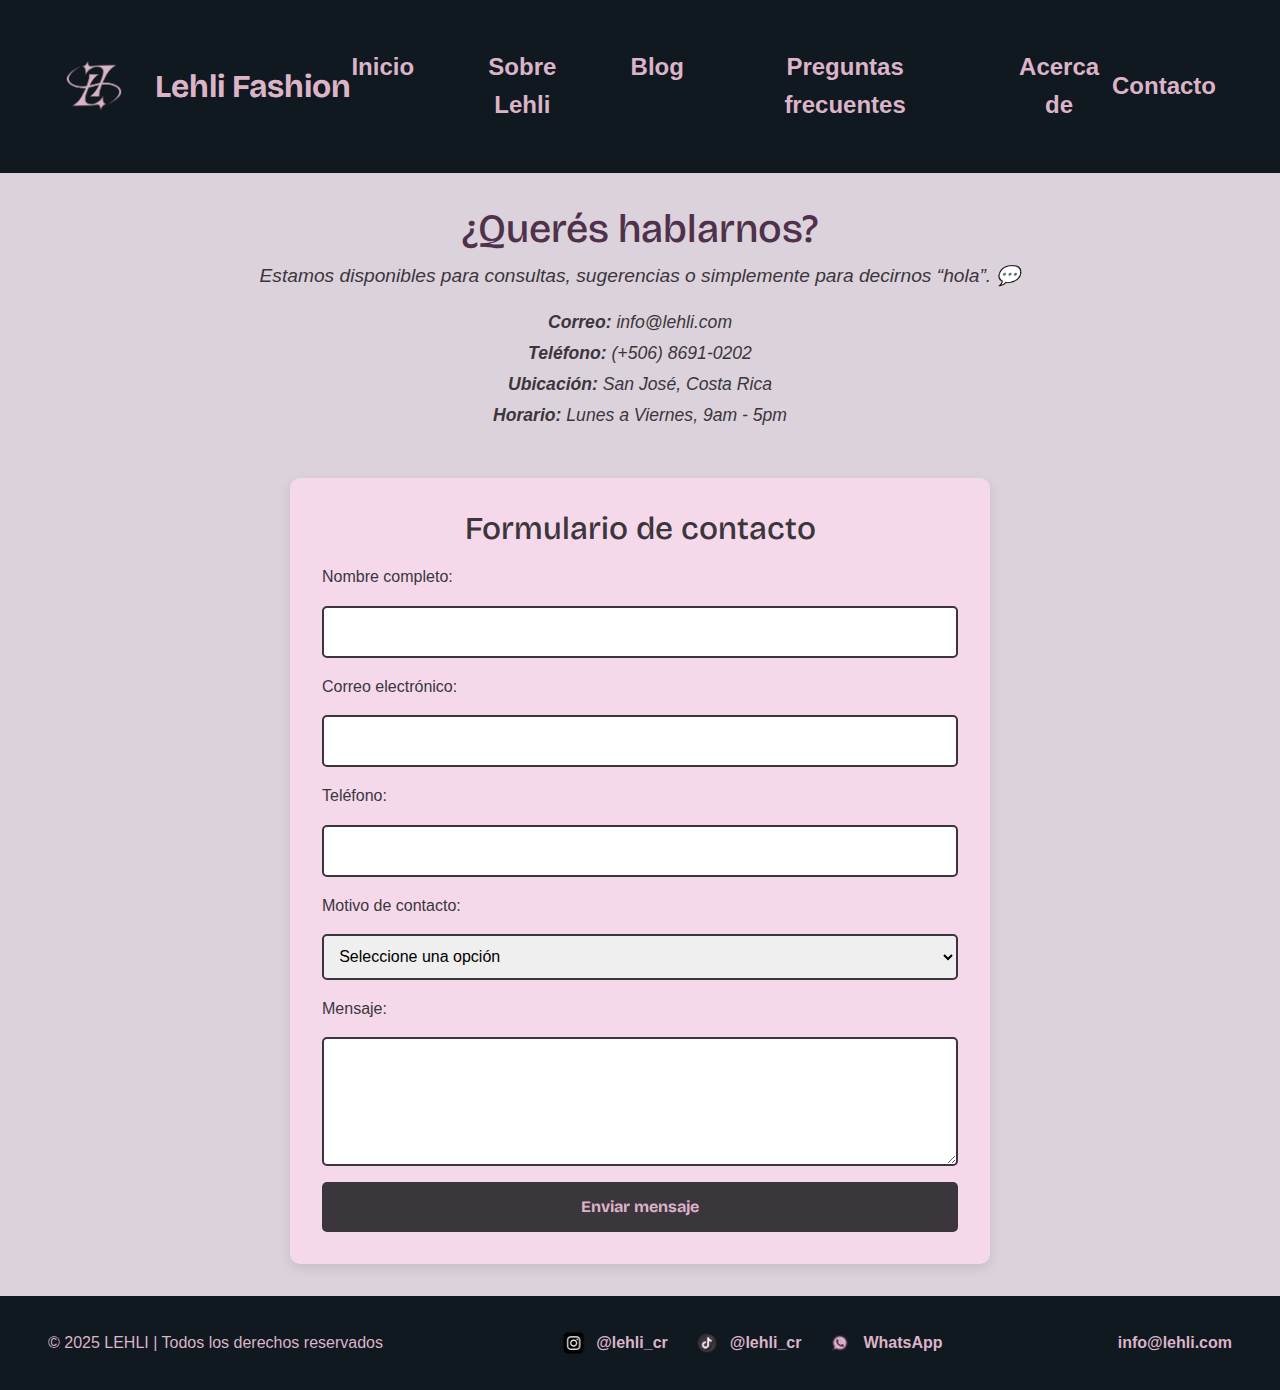
<file: contacto.html>
<!DOCTYPE html>
<html lang="es">
<head>
  <meta charset="UTF-8">
  <meta name="viewport" content="width=device-width, initial-scale=1.0">
  <title>LEHLI | Marca de Ropa</title>
  <!-- Bootstrap CSS -->
  <link href="https://cdn.jsdelivr.net/npm/bootstrap@5.3.2/dist/css/bootstrap.min.css" rel="stylesheet">

  <!-- Tu CSS personalizado (después para que sobrescriba si es necesario) -->
  <link rel="stylesheet" href="./CSS/estilos.css">  

  <!-- Bootstrap Bundle JS (con Popper incluido) -->
  <script src="https://cdn.jsdelivr.net/npm/bootstrap@5.3.2/dist/js/bootstrap.bundle.min.js"></script>
</head>
<body>

  <header>
    <div class="logo-texto">
      <img src="img/logoL.png" alt="Logo Lehli">
      <span class="titulo-sitio">Lehli Fashion</span>
    </div>

    <nav class="nav-centro">
      <ul class="menu-centro">
        <li><a href="index.html">Inicio</a></li>
        <li><a href="nosotros.html">Sobre Lehli</a></li>
        <li><a href="blog.html">Blog</a></li>
        <li><a href="preguntasFrec.html">Preguntas frecuentes</a></li>
        <li><a href="acercade.html">Acerca de</a></li>
      </ul>
    </nav>

    <div class="nav-derecha">
      <a href="contacto.html" class="contacto-link">Contacto</a>
    </div>
  </header>

  <main class="contacto-main">
    <section class="contacto-info">
      <h1>¿Querés hablarnos?</h1>
      <p>Estamos disponibles para consultas, sugerencias o simplemente para decirnos “hola”. 💬</p>

      <div class="contacto-datos">
        <p><strong>Correo:</strong> info@lehli.com</p>
        <p><strong>Teléfono:</strong> (+506) 8691-0202</p>
        <p><strong>Ubicación:</strong> San José, Costa Rica</p>
        <p><strong>Horario:</strong> Lunes a Viernes, 9am - 5pm</p>
      </div>
    </section>

    <section class="contacto-formulario">
      <h2>Formulario de contacto</h2>
      <form id="form-lehli" onsubmit="return enviarFormulario()">
        <label for="nombre">Nombre completo:</label>
        <input type="text" id="nombre" name="nombre" required>

        <label for="correo">Correo electrónico:</label>
        <input type="email" id="correo" name="correo" required>

        <label for="telefono">Teléfono:</label>
        <input type="tel" id="telefono" name="telefono" required>

        <label for="tema">Motivo de contacto:</label>
        <select id="tema" name="tema" required>
          <option value="">Seleccione una opción</option>
          <option value="sugerencia">Sugerencia</option>
          <option value="compra">Consulta sobre producto</option>
          <option value="otro">Otro</option>
        </select>

        <label for="mensaje">Mensaje:</label>
        <textarea id="mensaje" name="mensaje" rows="4" required></textarea>

        <button type="submit">Enviar mensaje</button>
      </form>

      <div id="respuesta-envio" class="mensaje-envio"></div>
    </section>
  </main>

  <footer class="footer-lehli">
    <div class="footer-item">
      <p>© 2025 LEHLI | Todos los derechos reservados</p>
    </div>

    <div class="footer-item redes">
      <a href="https://www.instagram.com/lehli_cr" target="_blank">
        <img src="img/LogoIg.png" alt="Instagram" class="icono-red">
        <span>@lehli_cr</span>
      </a>
      <a href="https://www.tiktok.com/@lehli_cr" target="_blank">
        <img src="img/LogoTik.png" alt="TikTok" class="icono-red">
        <span>@lehli_cr</span>
      </a>
      <a href="https://wa.me/86910202" target="_blank">
        <img src="img/LogoWh.png" alt="WhatsApp" class="icono-red">
        <span>WhatsApp</span>
      </a>
    </div>

    <div class="footer-item">
      <a href="mailto:info@lehli.com" class="correo-footer">info@lehli.com</a>
    </div>
  </footer>

  <script>
    function enviarFormulario() {
      const mensaje = document.getElementById('respuesta-envio');
      mensaje.textContent = '¡Gracias por contactarnos! Te responderemos pronto. 💌';
      mensaje.style.color = '#50314C';
      mensaje.style.marginTop = '1rem';
      return false; // Evita recargar la página
    }
  </script>

</body>
</html>
</file>
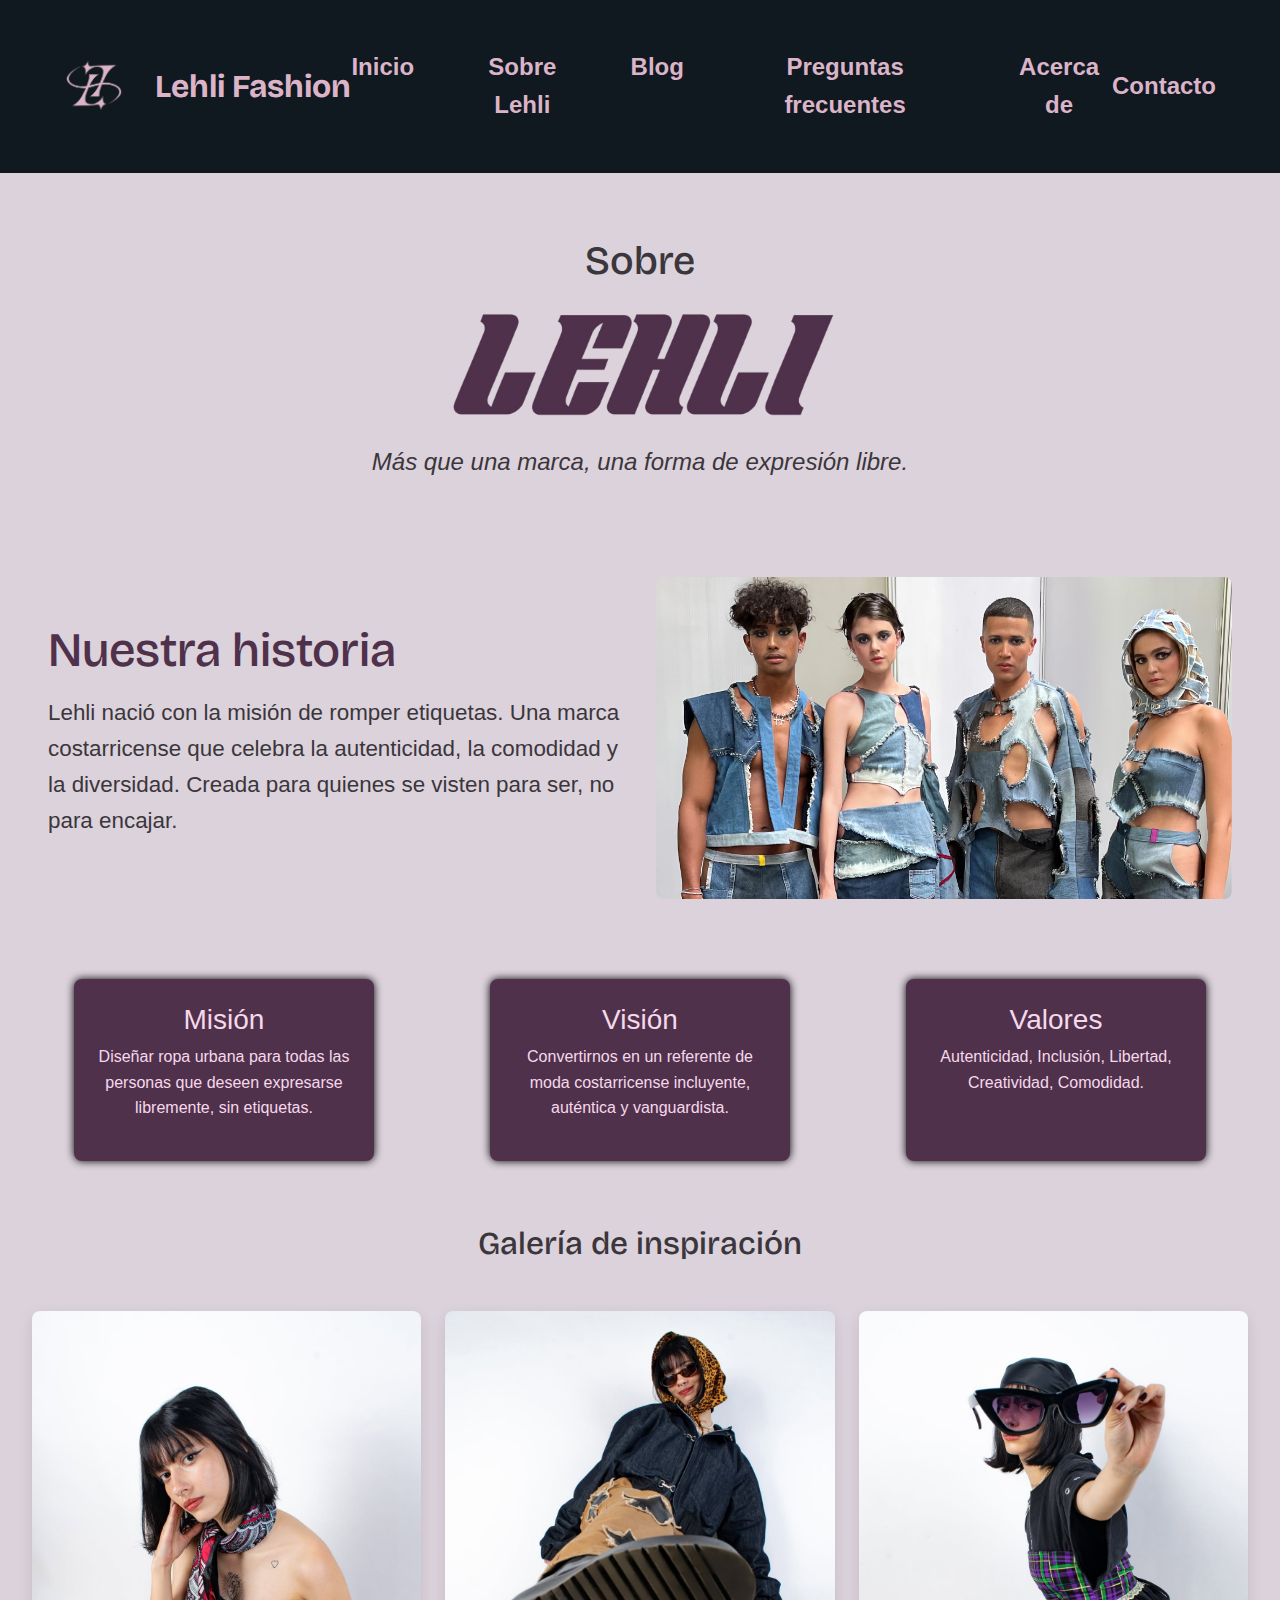
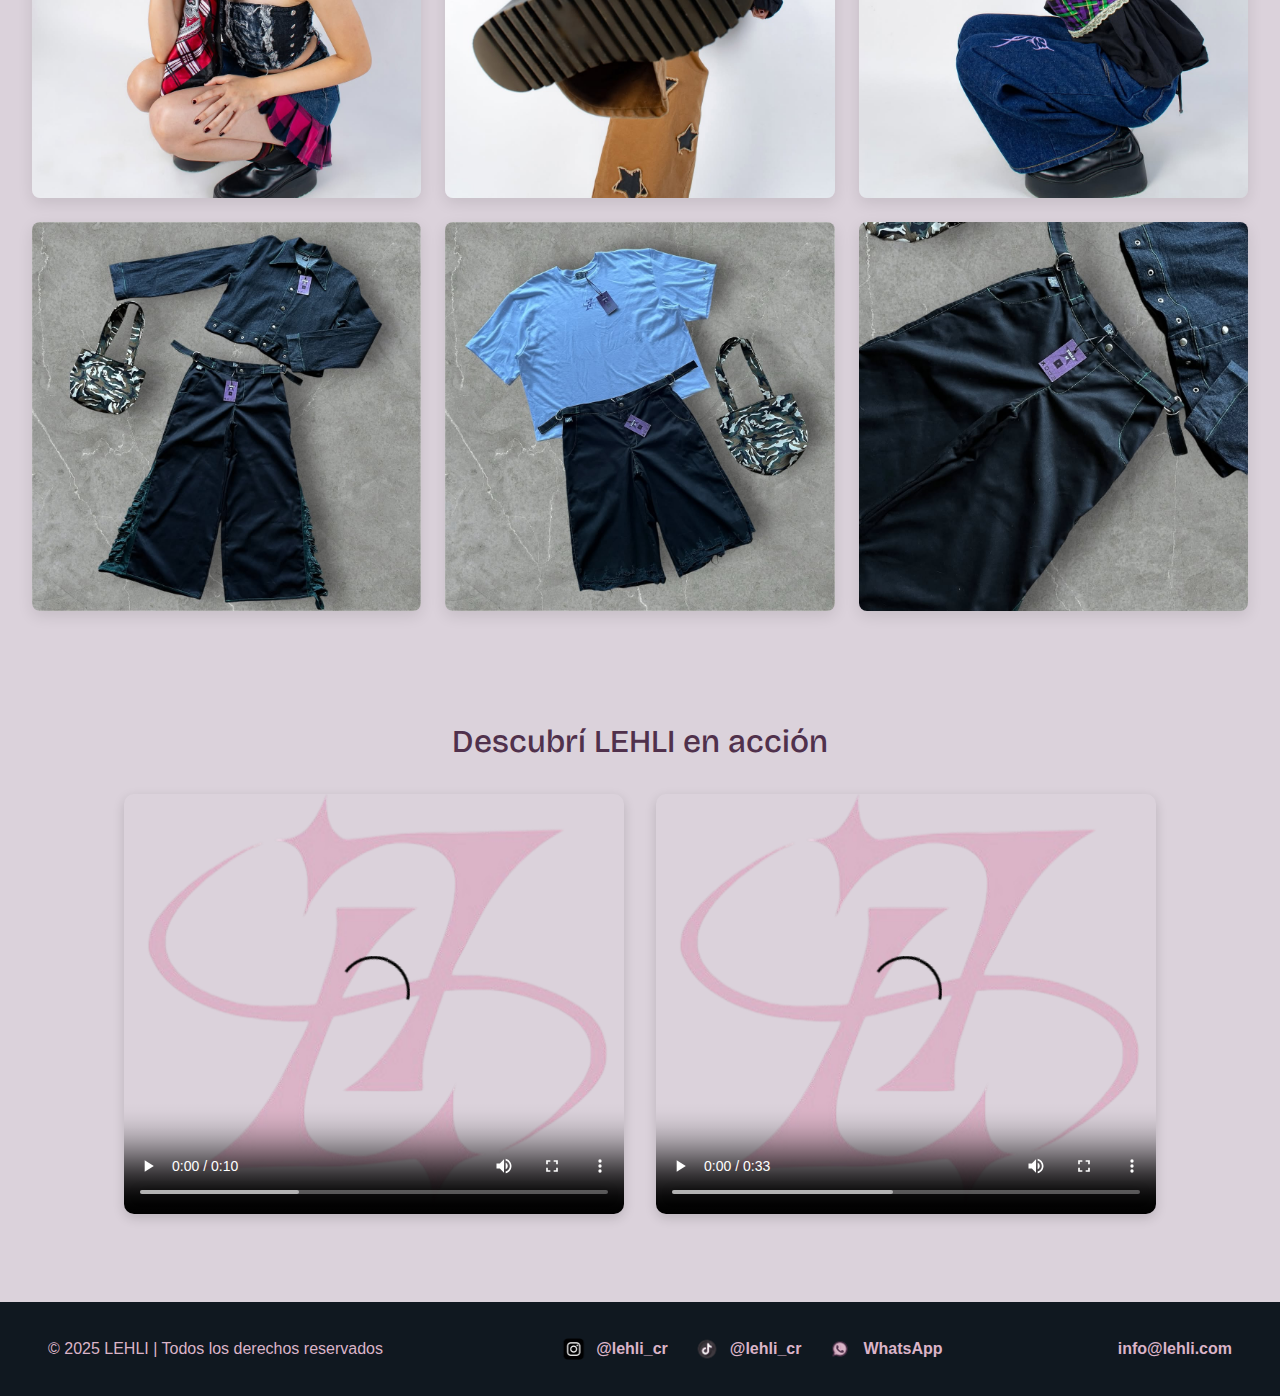
<file: nosotros.html>
<!DOCTYPE html>
<html lang="es">
<head>
  <meta charset="UTF-8">
  <meta name="viewport" content="width=device-width, initial-scale=1.0">
  <title>LEHLI | Marca de Ropa</title>
  <!-- Bootstrap CSS -->
  <link href="https://cdn.jsdelivr.net/npm/bootstrap@5.3.2/dist/css/bootstrap.min.css" rel="stylesheet">

  <!-- Tu CSS personalizado (después para que sobrescriba si es necesario) -->
  <link rel="stylesheet" href="./CSS/estilos.css">  

  <!-- Bootstrap Bundle JS (con Popper incluido) -->
  <script src="https://cdn.jsdelivr.net/npm/bootstrap@5.3.2/dist/js/bootstrap.bundle.min.js"></script>
</head>
<body>

  <header>
    <div class="logo-texto">
      <img src="img/logoL.png" alt="Logo Lehli">
      <span class="titulo-sitio">Lehli Fashion</span>
    </div>

    <nav class="nav-centro">
      <ul class="menu-centro">
        <li><a href="index.html">Inicio</a></li>
        <li><a href="nosotros.html">Sobre Lehli</a></li>
        <li><a href="blog.html">Blog</a></li>
        <li><a href="preguntasFrec.html">Preguntas frecuentes</a></li>
        <li><a href="acercade.html">Acerca de</a></li>
      </ul>
    </nav>

    <div class="nav-derecha">
      <a href="contacto.html" class="contacto-link">Contacto</a>
    </div>
  </header>





  <main class="sobre-lehli">
    <section class="intro-lehli">
      <h1>Sobre</h1>
              <img src="img/Lehli.png" alt="Logo tipografico LEHLI" />
      <p>Más que una marca, una forma de expresión libre.</p>
    </section>

    <section class="historia-lehli">
      <div class="texto">
        <h2>Nuestra historia</h2>
        <p>Lehli nació con la misión de romper etiquetas. Una marca costarricense que celebra la autenticidad, la comodidad y la diversidad. Creada para quienes se visten para ser, no para encajar.</p>
      </div>
      <div class="imagen">
        <img src="img/ModeloFW.png" alt="Historia de la marca LEHLI" />
      </div>
    </section>

    <section class="valores-lehli">
      <div class="tarjeta">
        <h3>Misión</h3>
        <p>Diseñar ropa urbana para todas las personas que deseen expresarse libremente, sin etiquetas.</p>
      </div>
      <div class="tarjeta">
        <h3>Visión</h3>
        <p>Convertirnos en un referente de moda costarricense incluyente, auténtica y vanguardista.</p>
      </div>
      <div class="tarjeta">
        <h3>Valores</h3>
        <p>Autenticidad, Inclusión, Libertad, Creatividad, Comodidad.</p>
      </div>
    </section>

    <section class="galeria-lehli">
      <h2>Galería de inspiración</h2>
      <div class="grid-galeria">
        <img src="img/Modelo1.jpg" alt="Diseño original Lehli 1" />
        <img src="img/Modelo2 (1).jpg" alt="Diseño original Lehli 2" />
        <img src="img/Modelo3.jpg" alt="Diseño original Lehli 3" /> 

          <img src="img/Grupal2.jpg" alt="Diseño grupal original Lehli 1" /> 
            <img src="img/Grupal1.jpg" alt="Diseño grupal original Lehli 2" />
              <img src="img/grupal3.jpg" alt="Diseño grupal original Lehli 3" />

      </div>
    </section>

<section class="video-lehli">
  <h2>Descubrí LEHLI en acción</h2>
  <div class="contenedor-videos">
    <div class="video-box">
      <video controls poster="img/logoL.png">
        <source src="videos/FashionWeek.mp4" type="video/mp4">
        Tu navegador no soporta el video.
      </video>
    </div>
    <div class="video-box">
      <video controls poster="img/logoL.png">
        <source src="videos/Pasarela.mp4" type="video/mp4">
        Tu navegador no soporta el video.
      </video>
    </div>
  </div>
</section>

  </main>

  <footer class="footer-lehli">
    <div class="footer-item">
      <p>© 2025 LEHLI | Todos los derechos reservados</p>
    </div>

    <div class="footer-item redes">
      <a href="https://www.instagram.com/lehli_cr" target="_blank">
        <img src="img/LogoIg.png" alt="Instagram" class="icono-red">
        <span>@lehli_cr</span>
      </a>
      <a href="https://www.tiktok.com/@lehli_cr?_t=ZM-8xZobgqzIdc&_r=1" target="_blank">
        <img src="img/LogoTik.png" alt="TikTok" class="icono-red">
        <span>@lehli_cr</span>
      </a>
      <a href="https://wa.me/86910202" target="_blank">
        <img src="img/LogoWh.png" alt="WhatsApp" class="icono-red">
        <span>WhatsApp</span>
      </a>
    </div>

    <div class="footer-item">
      <a href="mailto:info@lehli.com" class="correo-footer">info@lehli.com</a>
    </div>
  </footer>

</body>
</html>
</file>
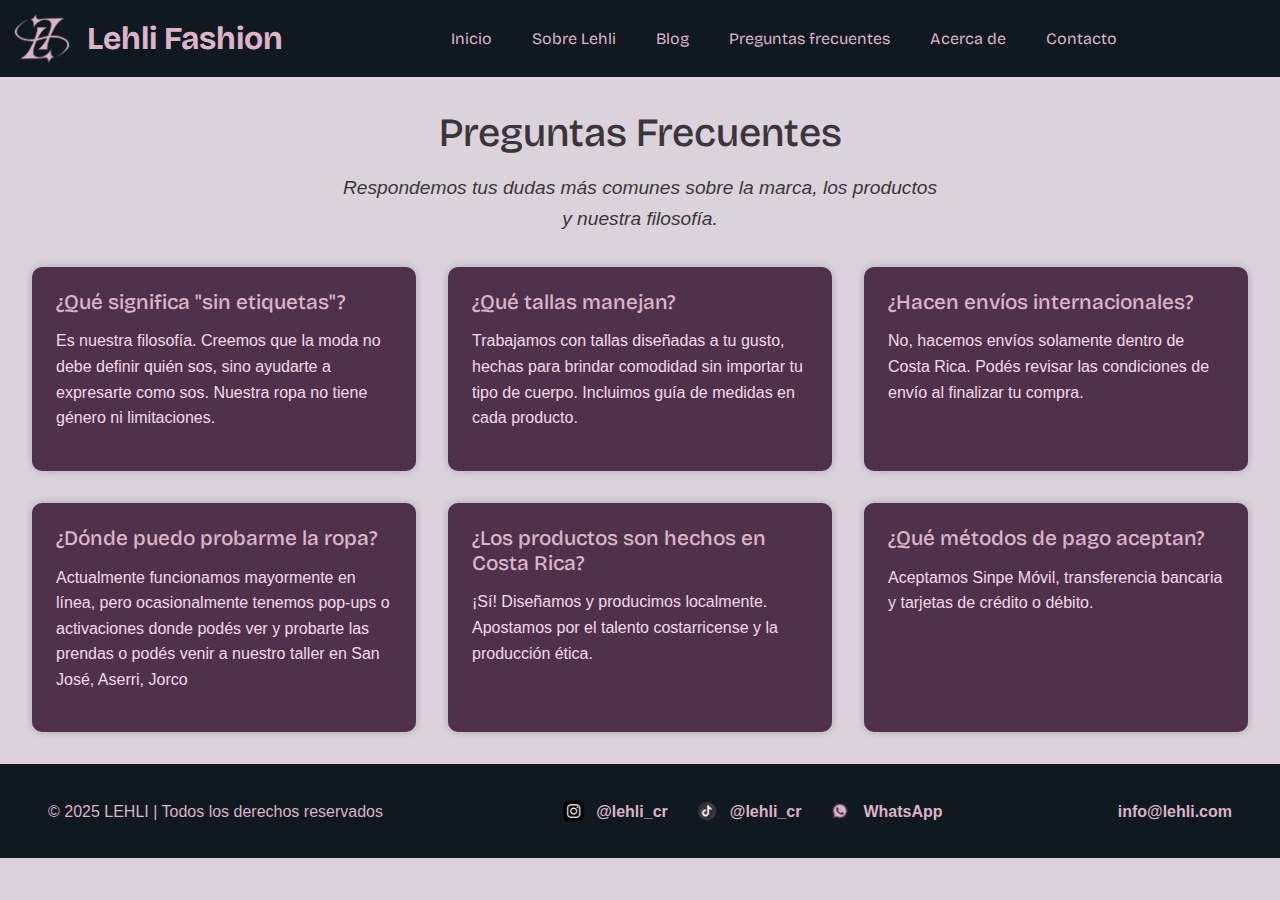
<file: preguntasFrec.html>
<!DOCTYPE html>
<html lang="es">
<head>
  <meta charset="UTF-8">
  <meta name="viewport" content="width=device-width, initial-scale=1.0">
  <title>LEHLI | Marca de Ropa</title>
  <!-- Bootstrap CSS -->
  <link href="https://cdn.jsdelivr.net/npm/bootstrap@5.3.2/dist/css/bootstrap.min.css" rel="stylesheet">

  <!-- Tu CSS personalizado (después para que sobrescriba si es necesario) -->
  <link rel="stylesheet" href="./CSS/estilos.css">  

  <!-- Bootstrap Bundle JS (con Popper incluido) -->
  <script src="https://cdn.jsdelivr.net/npm/bootstrap@5.3.2/dist/js/bootstrap.bundle.min.js"></script>
</head>
<body>

<!-- HEADEEEERR -->
  <nav class="navbar navbar-expand-lg" style="background-color: #101820;">
  <div class="container-fluid">
    <!-- Logo y nombre -->
    <a class="navbar-brand d-flex align-items-center gap-3" href="index.html">
      <img src="img/logoL.png" alt="Logo Lehli" height="50">
      <span class="titulo-sitio">Lehli Fashion</span>
    </a>

    <!-- Botón hamburguesa -->
    <button class="navbar-toggler" type="button" data-bs-toggle="collapse" data-bs-target="#navbarLehli" aria-controls="navbarLehli" aria-expanded="false" aria-label="Toggle navigation">
      <span class="navbar-toggler-icon"></span>
    </button>

    <!-- Menú -->
    <div class="collapse navbar-collapse justify-content-between" id="navbarLehli">
      <ul class="navbar-nav mx-auto mb-2 mb-lg-0 gap-4">
        <li class="nav-item"><a class="nav-link text-light" href="index.html">Inicio</a></li>
        <li class="nav-item"><a class="nav-link text-light" href="nosotros.html">Sobre Lehli</a></li>
        <li class="nav-item"><a class="nav-link text-light" href="blog.html">Blog</a></li>
        <li class="nav-item"><a class="nav-link text-light" href="preguntasFrec.html">Preguntas frecuentes</a></li>
        <li class="nav-item"><a class="nav-link text-light" href="acercade.html">Acerca de</a></li>
        <li class="nav-item"><a class="nav-link text-light" href="contacto.html">Contacto</a></li>

      </ul>
    </div>
  </div>
</nav>


  <main class="faq-lehli">
    <section class="intro-faq">
      <h1>Preguntas Frecuentes</h1>
      <p>Respondemos tus dudas más comunes sobre la marca, los productos y nuestra filosofía.</p>
    </section>

    <section class="faq-contenido">
      <div class="pregunta">
        <h2>¿Qué significa "sin etiquetas"?</h2>
        <p>Es nuestra filosofía. Creemos que la moda no debe definir quién sos, sino ayudarte a expresarte como sos. Nuestra ropa no tiene género ni limitaciones.</p>
      </div>

      <div class="pregunta">
        <h2>¿Qué tallas manejan?</h2>
        <p>Trabajamos con tallas diseñadas a tu gusto, hechas para brindar comodidad sin importar tu tipo de cuerpo. Incluimos guía de medidas en cada producto.</p>
      </div>

      <div class="pregunta">
        <h2>¿Hacen envíos internacionales?</h2>
        <p>No, hacemos envíos solamente dentro de Costa Rica. Podés revisar las condiciones de envío al finalizar tu compra.</p>
      </div>

      <div class="pregunta">
        <h2>¿Dónde puedo probarme la ropa?</h2>
        <p>Actualmente funcionamos mayormente en línea, pero ocasionalmente tenemos pop-ups o activaciones donde podés ver y probarte las prendas o podés venir a nuestro taller en San José, Aserri, Jorco</p>
      </div>

      <div class="pregunta">
        <h2>¿Los productos son hechos en Costa Rica?</h2>
        <p>¡Sí! Diseñamos y producimos localmente. Apostamos por el talento costarricense y la producción ética.</p>
      </div>

      <div class="pregunta">
        <h2>¿Qué métodos de pago aceptan?</h2>
        <p>Aceptamos Sinpe Móvil, transferencia bancaria y tarjetas de crédito o débito.</p>
      </div>

      
    </section>
  </main>

  <footer class="footer-lehli">
    <div class="footer-item">
      <p>© 2025 LEHLI | Todos los derechos reservados</p>
    </div>

    <div class="footer-item redes">
      <a href="https://www.instagram.com/lehli_cr" target="_blank">
        <img src="img/LogoIg.png" alt="Instagram" class="icono-red" />
        <span>@lehli_cr</span>
      </a>
      <a href="https://www.tiktok.com/@lehli_cr?_t=ZM-8xZobgqzIdc&_r=1" target="_blank">
        <img src="img/LogoTik.png" alt="TikTok" class="icono-red" />
        <span>@lehli_cr</span>
      </a>
      <a href="https://wa.me/86910202" target="_blank">
        <img src="img/LogoWh.png" alt="WhatsApp" class="icono-red" />
        <span>WhatsApp</span>
      </a>
    </div>

    <div class="footer-item">
      <a href="mailto:info@lehli.com" class="correo-footer">info@lehli.com</a>
    </div>
  </footer>

</body>
</html>
</file>
<file: CSS/estilos.css>
@import url('https://fonts.googleapis.com/css2?family=Bricolage+Grotesque&display=swap');
@import url('https://fonts.googleapis.com/css2?family=Audiowide&display=swap');
@import url('https://fonts.googleapis.com/css2?family=Bricolage+Grotesque&display=swap');


/* ========================== */
/* ======= PÁGINA INICIO ==== */
/* ========================== */

* {
  box-sizing: border-box;
  margin: 0;
  padding: 0;
}

body {
  font-family: 'Arial', sans-serif;
  line-height: 1.6;
  background-color: #dbd2db;
  color: #222;
}

/* ========================== */
/* ======= HEADER ==== */
/* ========================== */
header {
  background-color: #101820;
  color: #dbb4c8;
  padding: 3rem 4rem;
  display: flex;
  justify-content: space-between; /*separa los tres bloques*/
  align-items: center;
  flex-wrap: wrap;

  position: sticky;
  top: 0;
  z-index: 1000;
}

/* IZQUIERDA: Logo + Texto */
.logo-texto {
  display: flex;
  align-items: center;
  gap: 2rem;
}

.logo-texto img {
  height: 50px;
}

.titulo-sitio {
  font-family: 'Bricolage Grotesque', sans-serif;
  font-size: 2rem;
  font-weight: bold;
  color: #dbb4c8;
}



/* CENTRO: Menú */
.nav-centro {
  flex: 1; /*Que se quede en el centro*/
  text-align: center;
}

.menu-centro {
  list-style: none;
  display: inline-flex;
  gap: 3rem;
  font-size: 1.5rem;
  padding: 0;
  margin: 0;
}

.menu-centro a {
  color: #dbb4c8;
  text-decoration: none;
  font-weight: bold;

}

.menu-centro a:hover {
  text-decoration: underline;
}

/* DERECHA: Contacto */
.nav-derecha .contacto-link {
  color: #dbb4c8;
  font-weight: bold;
  text-decoration: none;
  font-size: 1.5rem;

}

.nav-derecha .contacto-link:hover {
  text-decoration: underline;
}









/* ========================== */
/* ======= HERO ==== */
/* ========================== */
.hero {
  background-color: #dbd2db;
  padding: 2rem;
}

.hero-contenedor {
  display: flex;
  justify-content: space-between;
  align-items: center;
  border: 8px dashed black;
  border-radius: 1rem;
  padding: 2rem;
  flex-wrap: wrap;
  gap: 2rem;
}

.hero-item {
  flex: 1;
  text-align: center;
}

.hero-item img {
  max-width: 100%;
  height: auto;
}

.btn-conoce img {
  transition: transform 0.3s ease, box-shadow 0.3s ease;
  cursor: pointer;
}

.btn-conoce img:hover {
  transform: scale(1.05); /* efecto de zoom leve */
}



/* ===================================*/
/* ======= Cuadros debajo de Hero ==== */
/* =================================== */


.intro-textos {
  display: flex;
  justify-content: center;
  flex-wrap: wrap;
  gap: 7rem;
  padding: 2rem;
}

.texto-bloque {
  background-color: #50314c;
  color: #f5d9eb;
  border-radius: 10px;
  padding: 5rem;
  max-width: 700px;
  flex: 1;
  font-family: 'Audiowide', sans-serif;
  text-align: center;
  font-size: 1.3rem;
  line-height: 1.6;
}

@media (max-width: 768px) {
  .texto-bloque {
    flex: 1 1 100%;
    max-width: 90%;
    font-size: 1rem; 
  }
}




/* ===================================*/
/* ======= LINEA DECORATIVA ==== */
/* =================================== */

.separador-img {
  width: 100vw;
  margin: 0;
  padding: 0;
  overflow: hidden;
   margin-top: 3rem;
}

.separador-img img {
  width: 100%;
  height: auto;
  display: block;
  margin: 0;
  padding: 0;
}







/* ===================================*/
/* ======= Productos Destacados  ==== */
/* =================================== */
.destacados {
  background-color: #dbd2db;
  padding: 2rem;
   margin-top: 4rem;
}

.contenedor-productos {
  border: 5px solid black;
  border-radius: 10px;
  padding: 2rem;
  background-color: #dbd2db;
  margin: 0 auto;
}

.titulo-seccion {
  font-family: 'Bricolage Grotesque', sans-serif;
  color: #3b363c;
  font-size: 2rem;
  font-weight: bold;
  text-align: left;
  margin-bottom: 2rem;
}

.grid-productos {
  display: grid;
  grid-template-columns: repeat(auto-fit, minmax(250px, 1fr));
  gap: 2rem;
  justify-items: center;
}

.producto-card {
  background-color: #5a2e4c;
  color: #f5d9eb;
  padding: 1rem;
  border-radius: 8px;
  text-align: center;
  font-family: 'Arial', sans-serif;
  max-width: 300px;
  box-shadow: 0 0 10px rgba(0,0,0,0.1);
}

.producto-card img {
  max-width: 100%;
  border-radius: 4px;
  margin-bottom: 1rem;
}

.producto-card h3 {
  font-family: 'Bricolage Grotesque', sans-serif;
  font-size: 1.2rem;
  font-weight: bold;
  margin-bottom: 0.5rem;
}

.producto-card p {
  font-size: 0.95rem;
  margin-bottom: 1rem;
}

.producto-card button {
   padding: 0.5rem 1rem;
  border: none;
  background-color: #dbd2db;
  color: #3b363c;
  font-weight: bold;
  border-radius: 5px;
  cursor: pointer;
  transition: all 0.3s ease;
}

.producto-card button:hover {
 background-color: #ffffff;
  color: #5a2e4c;
  transform: scale(1.1);
  box-shadow: 0 4px 10px rgba(0, 0, 0, 0.25);
}

/* ===================================*/
/* ======= VALORES =================== */
/* =================================== */

.valores-img {
  margin-top: 2rem;
  width: 100vw;
  overflow: hidden;
}

.valores-img img {
  width: 100%;
  height: auto;
  display: block;
}


/* ===== FOOTER ===== */
.footer-lehli { 
  background-color: #101820;
  color: #dbb4c8;
  display: flex;
  justify-content: space-between;
  align-items: center;
  padding: 1.5rem 2rem;
  flex-wrap: wrap;
  gap: 1rem;
}

.footer-item {
  text-align: center;
  margin: 0.5rem 1rem;
}

.footer-item p {
  margin: 0;
}

.footer-item.redes {
  display: flex;
  align-items: center;
  gap: 1.5rem;
  flex-wrap: wrap;
}

.footer-item.redes a {
  display: flex;
  align-items: center;
  text-decoration: none;
  color: #dbb4c8;
  gap: 0.5rem;
  font-weight: bold;
  cursor: pointer;
}

.footer-item.redes a:hover {
  text-decoration: underline;
}

.icono-red {
  width: 30px;
  height: 30px;
}

/* Estilo para el correo */
.correo-footer {
  color: #dbb4c8;
  text-decoration: none;
  font-weight: bold;
  cursor: pointer;
}

.correo-footer:hover {
  text-decoration: underline;
}


/* ==== MEDIA QUERIES PARA HEADER Y FOOTER ==== */
@media (max-width: 768px) {
  header {
    flex-direction: row;
    flex-wrap: wrap; /**/
    padding: 1.5rem;
    gap: 1rem;
    justify-content: center;
  }

  .logo-texto {
    flex-basis: 100%;
    justify-content: center;
    margin-bottom: 0.5rem;
  }

  .nav-centro {
    flex-basis: 100%;
    text-align: center;
  }

  .menu-centro {
    flex-direction: row;
    flex-wrap: wrap;
    justify-content: center;
    gap: 1.2rem;
    font-size: 1.1rem;
  }

  .nav-derecha {
    flex-basis: 100%;
    text-align: center;
    margin-top: 0.5rem;
  }

  .nav-derecha .contacto-link {
    font-size: 1.1rem;
  }
}

@media (max-width: 768px) {
  .footer-lehli {
    flex-direction: column;
    text-align: center;
    gap: 1rem;
  }

  .footer-item.redes {
    justify-content: center;
  }
}



/* ============================ */
/* ======= SOBRE LEHLI ======= */
/* ============================ */

.sobre-lehli {
  background-color: #DBD2DB;
  color: #3B363C;
  font-family: 'Arial', sans-serif;
  padding: 2rem;
}

.intro-lehli {
  text-align: center;
  padding: 2rem 1rem;
}

.intro-lehli h1 {
  font-family: 'Bricolage Grotesque', sans-serif;
  font-size: 2.5rem;
  margin-bottom: 1rem;
}

.intro-lehli p {
  font-size: 1.5rem;
  font-style: italic;
}
.intro-lehli img {
  width: 100%;
  max-width: 400px;
  height: auto;
  margin: 1rem auto;
  display: block;
}


/* === Historia === */
.historia-lehli {
  display: flex;
  align-items: center;
  justify-content: space-between;
  flex-wrap: wrap;
  gap: 2rem;
  background-color: #DBD2DB;
  padding: 3rem 1rem;
}

.historia-lehli .texto {
  flex: 1 1 45%;
}

.historia-lehli .texto h2 {
  font-family: 'Bricolage Grotesque', sans-serif;
  font-size: 3rem;
  color: #50314C;
  margin-bottom: 1rem;
}

.historia-lehli .texto p {
  font-size: 1.4rem;
  color: #3B363C;
  line-height: 1.6;
}

.historia-lehli .imagen {
  flex: 1 1 45%;
  display: flex;
  justify-content: center;
}

.historia-lehli .imagen img {
  max-width: 100%;
  height: auto;
  border-radius: 8px;

}

/* === Valores === */
.valores-lehli {
  display: flex;
  gap: 2rem;
  justify-content: space-around;
  flex-wrap: wrap;
  padding: 2rem 0;
}

.valores-lehli .tarjeta {
  background-color: #50314C;
  color: #f5d9eb;
  padding: 1.5rem;
  border-radius: 8px;
  flex: 1 1 250px;
  max-width: 300px;
  text-align: center;
  box-shadow: 0 0 8px rgba(0,0,0,2);
}

/* === Galería === */
.galeria-lehli {
  padding: 2rem 0;
  text-align: center;
}

.galeria-lehli h2 {
  font-family: 'Bricolage Grotesque', sans-serif;
  font-size: 2rem;
  margin-bottom: 1rem;
}

.grid-galeria {
  display: grid;
  grid-template-columns: repeat(3, 1fr);
  gap: 1.5rem;
  padding: 2rem 0;
}

.grid-galeria img {
  width: 100%;
  height: auto;
  border-radius: 8px;
  box-shadow: 0 5px 15px rgba(0,0,0,0.1);
}

/* === Video LEHLI === */
.video-lehli {
  padding: 3rem 1rem;
  text-align: center;
}

.video-lehli h2 {
  font-family: 'Bricolage Grotesque', sans-serif;
  font-size: 2rem;
  color: #50314C;
  margin-bottom: 2rem;
}

.contenedor-videos {
  display: flex;
  justify-content: center;
  gap: 2rem;
  flex-wrap: wrap;
}

.video-box {
  flex: 1 1 400px;
  max-width: 500px;
}

.video-box video {
  width: 100%;
  height: auto;
  border-radius: 10px;
  box-shadow: 0 4px 12px rgba(0,0,0,0.15);
}


/* === CTA Final === */
.cta-lehli {
  text-align: center;
  margin-top: 3rem;
}

.btn-lehli {
  display: inline-block;
  background-color: #3B363C;
  color: #DBB4C8;
  font-family: 'Bricolage Grotesque', sans-serif;
  padding: 0.75rem 1.5rem;
  border-radius: 5px;
  text-decoration: none;
  font-weight: bold;
  transition: background-color 0.3s ease;
}

.btn-lehli:hover {
  background-color: #2a262b;
}



/* === Responsive === */
@media (max-width: 768px) {
  .historia-lehli {
    flex-direction: column;
    text-align: center;
  }

  .historia-lehli .texto,
  .historia-lehli .imagen {
    flex: 1 1 100%;
  }

  .valores-lehli {
    flex-direction: column;
    align-items: center;
  }
}
@media (max-width: 768px) {
  .grid-galeria {
    grid-template-columns: repeat(2, 1fr);
  }
}

@media (max-width: 500px) {
  .grid-galeria {
    grid-template-columns: 1fr;
  }
}
/* =============================== */
/* ===== PREGUNTAS FRECUENTES ==== */
/* =============================== */

.faq-lehli {
  background-color: #dbd2db;
  color: #3b363c;
  font-family: 'Arial', sans-serif;
  padding: 2rem;
}

.intro-faq {
  text-align: center;
  margin-bottom: 2rem;
}

.intro-faq h1 {
  font-family: 'Bricolage Grotesque', sans-serif;
  font-size: 2.5rem;
  margin-bottom: 1rem;
}

.intro-faq p {
  font-size: 1.2rem;
  font-style: italic;
  max-width: 600px;
  margin: 0 auto;
}

.faq-contenido {
  display: grid;
  grid-template-columns: repeat(auto-fit, minmax(300px, 1fr));
  gap: 2rem;
  margin-top: 2rem;
}

.pregunta {
  background-color: #50314c;
  color: #f5d9eb;
  padding: 1.5rem;
  border-radius: 10px;
  box-shadow: 0 0 10px rgba(0,0,0,0.2);
  transition: transform 0.3s ease;
}

.pregunta:hover {
  transform: translateY(-20px);
}

.pregunta h2 {
  font-size: 1.3rem;
  margin-bottom: 0.8rem;
  font-family: 'Bricolage Grotesque', sans-serif;
  color: #dbb4c8;
}

.pregunta p {
  font-size: 1rem;
  line-height: 1.6;
}

/* RESPONSIVO */
@media (max-width: 768px) {
  .faq-contenido {
    grid-template-columns: 1fr;
  }

  .intro-faq h1 {
    font-size: 2rem;
  }
}
/* ============================ */
/* ======= ACERCA DE CSS ===== */
/* ============================ */

.acerca-main {
  background-color: #DBD2DB;
  color: #3B363C;
  font-family: 'Arial', sans-serif;
  padding: 2rem;
}

/* ==== Intro ==== */
.acerca-intro {
  text-align: center;
  padding: 2rem 1rem;
}

.acerca-intro h1 {
  font-family: 'Bricolage Grotesque', sans-serif;
  font-size: 2.5rem;
  margin-bottom: 0.5rem;
  color: #50314C;
}

.acerca-intro p {
  font-size: 1.3rem;
  font-style: italic;
}

/* ==== Datos del Autor ==== */
.acerca-datos {
  display: flex;
  flex-wrap: wrap;
  align-items: center;
  gap: 2rem;
  margin: 3rem 0;
  background-color: #f5d9eb;
  padding: 2rem;
  border-radius: 10px;
  box-shadow: 0 4px 15px rgba(0,0,0,0.1);
}

.acerca-datos .foto img {
  max-width: 200px;
  border-radius: 50%;
  box-shadow: 0 0 10px rgba(0,0,0,0.2);
}

.acerca-datos .info {
  flex: 1;
}

.acerca-datos .info h2 {
  font-size: 2rem;
  color: #50314C;
  font-family: 'Bricolage Grotesque', sans-serif;
}

.acerca-datos .info ul {
  margin-top: 1rem;
  padding-left: 1rem;
}

.acerca-datos .info ul li {
  font-size: 1.2rem;
  margin-bottom: 0.5rem;
}

/* ==== CTA ==== */
.acerca-cta {
  text-align: center;
  margin: 3rem 0;
}

.acerca-cta a {
  display: inline-block;
  background-color: #3B363C;
  color: #DBB4C8;
  font-family: 'Bricolage Grotesque', sans-serif;
  padding: 0.75rem 1.5rem;
  border-radius: 5px;
  text-decoration: none;
  font-weight: bold;
  transition: background-color 0.3s ease;
}


/* ==== Responsive ==== */
@media (max-width: 768px) {
  .acerca-datos {
    flex-direction: column;
    text-align: center;
  }

  .acerca-datos .info ul {
    padding-left: 0;
  }
}

/* ============================ */
/* ======== CONTACTO ========= */
/* ============================ */

.contacto-main {
  background-color: #DBD2DB;
  padding: 2rem;
  font-family: 'Arial', sans-serif;
  color: #3B363C;
}

/* ===== Info ===== */
.contacto-info {
  text-align: center;
  margin-bottom: 3rem;
}

.contacto-info h1 {
  font-size: 2.5rem;
  font-family: 'Bricolage Grotesque', sans-serif;
  color: #50314C;
  margin-bottom: 0.5rem;
}

.contacto-info p {
  font-size: 1.2rem;
  font-style: italic;
  margin-bottom: 1rem;
}

.contacto-datos p {
  font-size: 1.1rem;
  margin: 0.2rem 0;
}

/* ===== Formulario ===== */
.contacto-formulario {
  background-color: #f5d9eb;
  padding: 2rem;
  border-radius: 10px;
  max-width: 700px;
  margin: 0 auto;
  box-shadow: 0 4px 12px rgba(0,0,0,0.1);
}

.contacto-formulario h2 {
  font-size: 2rem;
  font-family: 'Bricolage Grotesque', sans-serif;
  margin-bottom: 1rem;
  text-align: center;
}

.contacto-formulario form {
  display: flex;
  flex-direction: column;
  gap: 1rem;
}

.contacto-formulario input,
.contacto-formulario select,
.contacto-formulario textarea {
  padding: 0.7rem;
  border: 2px solid #3B363C;
  border-radius: 5px;
  font-size: 1rem;
}

.contacto-formulario button {
  background-color: #3B363C;
  color: #DBB4C8;
  font-family: 'Bricolage Grotesque', sans-serif;
  padding: 0.75rem;
  font-weight: bold;
  border: none;
  border-radius: 5px;
  cursor: pointer;
  transition: 0.3s ease;
}

.contacto-formulario button:hover {
  background-color: #2a262b;
}

/* ==== Retroalimentación ==== */
.mensaje-envio {
  text-align: center;
  font-size: 1.2rem;
  font-weight: bold;
}

/* ==== Responsive ==== */
@media (max-width: 768px) {
  .contacto-formulario {
    padding: 1.5rem;
  }
}

/* ========================== */
/* ======== BLOG =========== */
/* ========================== */
html {
  scroll-behavior: smooth;
}

body {
  scroll-padding-top: 140px; /* Asegura espacio al usar anclas */
}

.blog-lehli {
  background-color: #DBD2DB;
  padding: 2rem;
  font-family: 'Arial', sans-serif;
  color: #3B363C;
}

.blog-intro {
  text-align: center;
  margin-bottom: 2rem;
}

.blog-intro img {
   max-width: 100%;
  height: auto;
  margin: 1rem auto;
  display: block;
}

.blog-intro h1 {
  font-family: 'Bricolage Grotesque', sans-serif;
  font-size: 2.5rem;
  color: #50314C;
  margin-bottom: 0.5rem;
}

.blog-intro p {
  font-size: 1.2rem;
  font-style: italic;
}

.barra-categorias {
  display: flex;
  justify-content: center;
  flex-wrap: wrap;
  gap: 1rem;
  margin: 2rem 0;
}

.barra-categorias a {
  background-color: #50314C;
  color: #F5D9EB;
  text-decoration: none;
  padding: 0.6rem 1.2rem;
  border-radius: 8px;
  font-weight: bold;
  transition: background-color 0.3s ease;
}

.barra-categorias a:hover {
  background-color: #3B363C;
}

.blog-categoria {
  margin-top: 4rem;
  padding-top: 60px; /* Espacio superior cuando se navega por ancla */
  scroll-margin-top: 140px;
}

.blog-categoria h2 {
  font-family: 'Bricolage Grotesque', sans-serif;
  font-size: 2rem;
  color: #50314C;
  margin-bottom: 1.5rem;
  border-bottom: 2px solid #dbb4c8;
  padding-bottom: 0.5rem;
}

/* 🟣 Grid de blog en 2 columnas */
.blog-grid {
  display: grid;
  grid-template-columns: 1fr;
  gap: 2rem;
}

.articulo {
   display: flex;
  flex-direction: row;
  gap: 2rem;
  background-color: #F5D9EB;
  border-radius: 12px;
  padding: 2rem;
  align-items: center;
  box-shadow: 0 0 12px rgba(0, 0, 0, 0.1);
  margin-bottom: 3rem;
  transition: transform 0.2s ease;
  flex-wrap: wrap;
}

.articulo:hover {
  transform: translateY(-4px);
}

.articulo img {
  width: 100%;
  max-width: 400px;
  height: auto;
  object-fit: contain;
  border-radius: 8px;
  flex-shrink: 0;
}

.articulo-contenido {
 flex: 1 1 250px;
}

.articulo h3 {
  font-family: 'Bricolage Grotesque', sans-serif;
  font-size: 1.8rem;
  color: #101820;
  margin-bottom: 0.7rem;
}

.articulo p {
   font-size: 1.1rem;
  color: #3B363C;
  line-height: 1.6;
}

.btn-leer-mas {
  display: inline-block;
  margin-top: 1rem;
  background-color: #50314C;
  color: #F5D9EB;
  padding: 0.6rem 1.2rem;
  border-radius: 6px;
  text-decoration: none;
  font-weight: bold;
  transition: background-color 0.3s ease;
}

.btn-leer-mas:hover {
  background-color: #3B363C;
}

@media (max-width: 900px) {
  .articulo {
    flex-direction: column;
    text-align: center;
    padding: 1.5rem;
  }

  .articulo img {
    max-width: 100%;
  }

  .articulo-contenido h3 {
    font-size: 1.6rem;
  }
}

@media (max-width: 500px) {
  .blog-intro h1 {
    font-size: 2rem;
  }

  .articulo-contenido p {
    font-size: 1rem;
  }
}

/* ========================== */
/* === BLOG INDIVIDUAL ===== */
/* ========================== */

.blog-detalle {
  background-color: #DBD2DB;
  color: #3B363C;
  font-family: 'Arial', sans-serif;
  padding: 2rem;
  line-height: 1.7;
}

/* Encabezado del blog */
.blog-header {
  text-align: center;
  margin-bottom: 2rem;
}

.blog-header h1 {
  font-family: 'Bricolage Grotesque', sans-serif;
  font-size: 2.5rem;
  color: #50314C;
  margin-bottom: 1rem;
}

.blog-header img {
  width: 100%;
  max-width: 700px;
  height: auto;
  border-radius: 10px;
  box-shadow: 0 4px 10px rgba(0,0,0,0.1);
}

/* Contenido */
.blog-contenido {
  background-color: #F5D9EB;
  padding: 2rem;
  border-radius: 10px;
  margin: 0 auto;
  max-width: 800px;
  box-shadow: 0 4px 10px rgba(0,0,0,0.1);
}

.blog-contenido p {
  font-size: 1.1rem;
  margin-bottom: 1.2rem;
}

.blog-contenido .hashtags {
  margin-top: 1.5rem;
  font-weight: bold;
  color: #50314C;
  font-size: 0.95rem;
  background-color: #ebcce1;
  padding: 0.6rem;
  border-radius: 8px;
  text-align: center;
}

/* Comentarios */
.comentarios {
  margin-top: 3rem;
  max-width: 800px;
  margin-left: auto;
  margin-right: auto;
}

.comentarios h2 {
  font-family: 'Bricolage Grotesque', sans-serif;
  font-size: 2rem;
  color: #50314C;
  margin-bottom: 1rem;
}

.comentario {
  background-color: #ffffff;
  border-left: 4px solid #50314C;
  padding: 1rem;
  border-radius: 5px;
  margin-bottom: 1rem;
  font-style: italic;
  box-shadow: 0 2px 5px rgba(0,0,0,0.05);
}

/* Formulario de comentarios */
.formulario-comentario {
  display: flex;
  flex-direction: column;
  gap: 1rem;
  background-color: #fdf6fa;
  padding: 1.5rem;
  border-radius: 10px;
  margin-top: 2rem;
  box-shadow: 0 2px 5px rgba(0,0,0,0.05);
}

.formulario-comentario h3 {
  font-size: 1.3rem;
  color: #50314C;
  margin-bottom: 0.5rem;
}

.formulario-comentario input,
.formulario-comentario textarea {
  padding: 0.75rem;
  border: 1px solid #ccc;
  border-radius: 6px;
  font-size: 1rem;
  font-family: inherit;
}

.formulario-comentario textarea {
  resize: vertical;
  min-height: 100px;
}

.formulario-comentario button {
  background-color: #50314C;
  color: #F5D9EB;
  border: none;
  padding: 0.75rem 1.5rem;
  border-radius: 6px;
  font-size: 1rem;
  font-weight: bold;
  cursor: pointer;
  transition: background-color 0.3s ease;
}

.formulario-comentario button:hover {
  background-color: #3B363C;
}

.barra-blog {
   background-color: #F5D9EB;
  padding: 1rem;
  border-radius: 10px;
  box-shadow: 3px 3px 8px rgba(0,0,0,0.1);
  margin-top: 3rem;
  max-width: 400px;
  margin-left: auto;
  margin-right: auto;
  text-align: center;
}

.barra-blog h3 {
  font-family: 'Bricolage Grotesque', sans-serif;
  color: #50314C;
  font-size: 1.5rem;
  margin-bottom: 1rem;
}

.barra-blog ul {
  list-style: none;
  padding: 0;
}

.barra-blog li {
  margin-bottom: 0.8rem;
}

.barra-blog a {
  text-decoration: none;
  color: #3B363C;
  font-weight: bold;
  font-size: 1rem;
  transition: color 0.3s ease;
}

.barra-blog a:hover {
  color: #DBB4C8;
}


/* === RESPONSIVE === */
@media (max-width: 768px) {
  .blog-header h1 {
    font-size: 2rem;
  }

  .blog-contenido {
    padding: 1.5rem;
  }

  .comentarios h2 {
    font-size: 1.5rem;
  }

  .formulario-comentario {
    padding: 1rem;
  }
}

/*CSS para que boostrap no se vea feo */

/* HEADERRRR */

.nav-link {
  color: #dbb4c8 !important;
   font-family: 'Bricolage Grotesque', sans-serif;
}

.nav-link:hover {
  text-decoration: underline;
}



/* Botón hamburguesa más visible */
.navbar-toggler {
  border-color: #dbb4c8;
  padding: 0.6rem 0.8rem;
}

.navbar-toggler-icon {
  background-image: url("data:image/svg+xml;charset=utf8,%3Csvg viewBox='0 0 30 30' xmlns='http://www.w3.org/2000/svg'%3E%3Cpath stroke='rgba(219,180,200, 1)' stroke-width='2' stroke-linecap='round' stroke-miterlimit='10' d='M4 7h22M4 15h22M4 23h22'/%3E%3C/svg%3E");
}


/* HEROOOOOO */
.border-dashed {
  border-style: dashed !important;
}


.logo-lehli {
  max-width: 200px;
}


.btn-conoce-img {
  max-width: 160px;
  transition: transform 0.3s ease;
}


.btn-conoce-img:hover {
  transform: scale(1.5);
}


/* CAJAS CON TEXTOOO */

.valor-box {
  background-color: #4a2b47;
  color: #fff;
  font-family: 'Audiowide', sans-serif;
  font-size: 1.5rem;
  text-transform: uppercase;
  box-shadow: 0 4px 8px rgba(0,0,0,0.1);
}


/* CARRUSSSEEEEEl */

.titulo-carrusel {
  color: #dbb4c8;
  font-family: 'Bricolage Grotesque', sans-serif;
  font-size: 3rem;
  font-weight: bold;
}

.producto-titulo {
  color: #dbb4c8;
  font-family: 'Bricolage Grotesque', sans-serif;
  font-size: 2rem;
  line-height: 1.4;
}

.btn-ver-mas {
  background-color: #585f66; 
  color: #ffffff;
  font-family: 'Bricolage Grotesque', sans-serif;
  padding: 0.5rem 1.5rem;
  font-size: 1rem;
  border: 4px solid #101820; 
  border-radius: 10px;
  transition: background-color 0.3s ease;
}

.btn-ver-mas:hover {
  background-color: #4444; 
  cursor: pointer;
}

/* Para que las imagenes siempre se vean del mismo tamano */

.contenedor-img-producto {
  width: 100%;
  max-width: 250px;
  height: 300px;
  margin: 0 auto;
  overflow: hidden;
  background-color: #4a2b47;
  display: flex;
  align-items: center;
  justify-content: center;
  border-radius: 10px;
}

.contenedor-img-producto img {
  max-height: 100%;
  max-width: 100%;
  object-fit: contain;
}


/* MEDIAA QUERIES PARA QUE SE VEA HORIZONTAL */

@media (max-width: 767.98px) {
  .carousel-item .row {
    flex-wrap: nowrap;
    overflow-x: auto;
    scroll-snap-type: x mandatory;
  }

  .carousel-item .col-md-4 {
    flex: 0 0 50%; 
    max-width: 50%;
    scroll-snap-align: center;
  }
}
</file>
